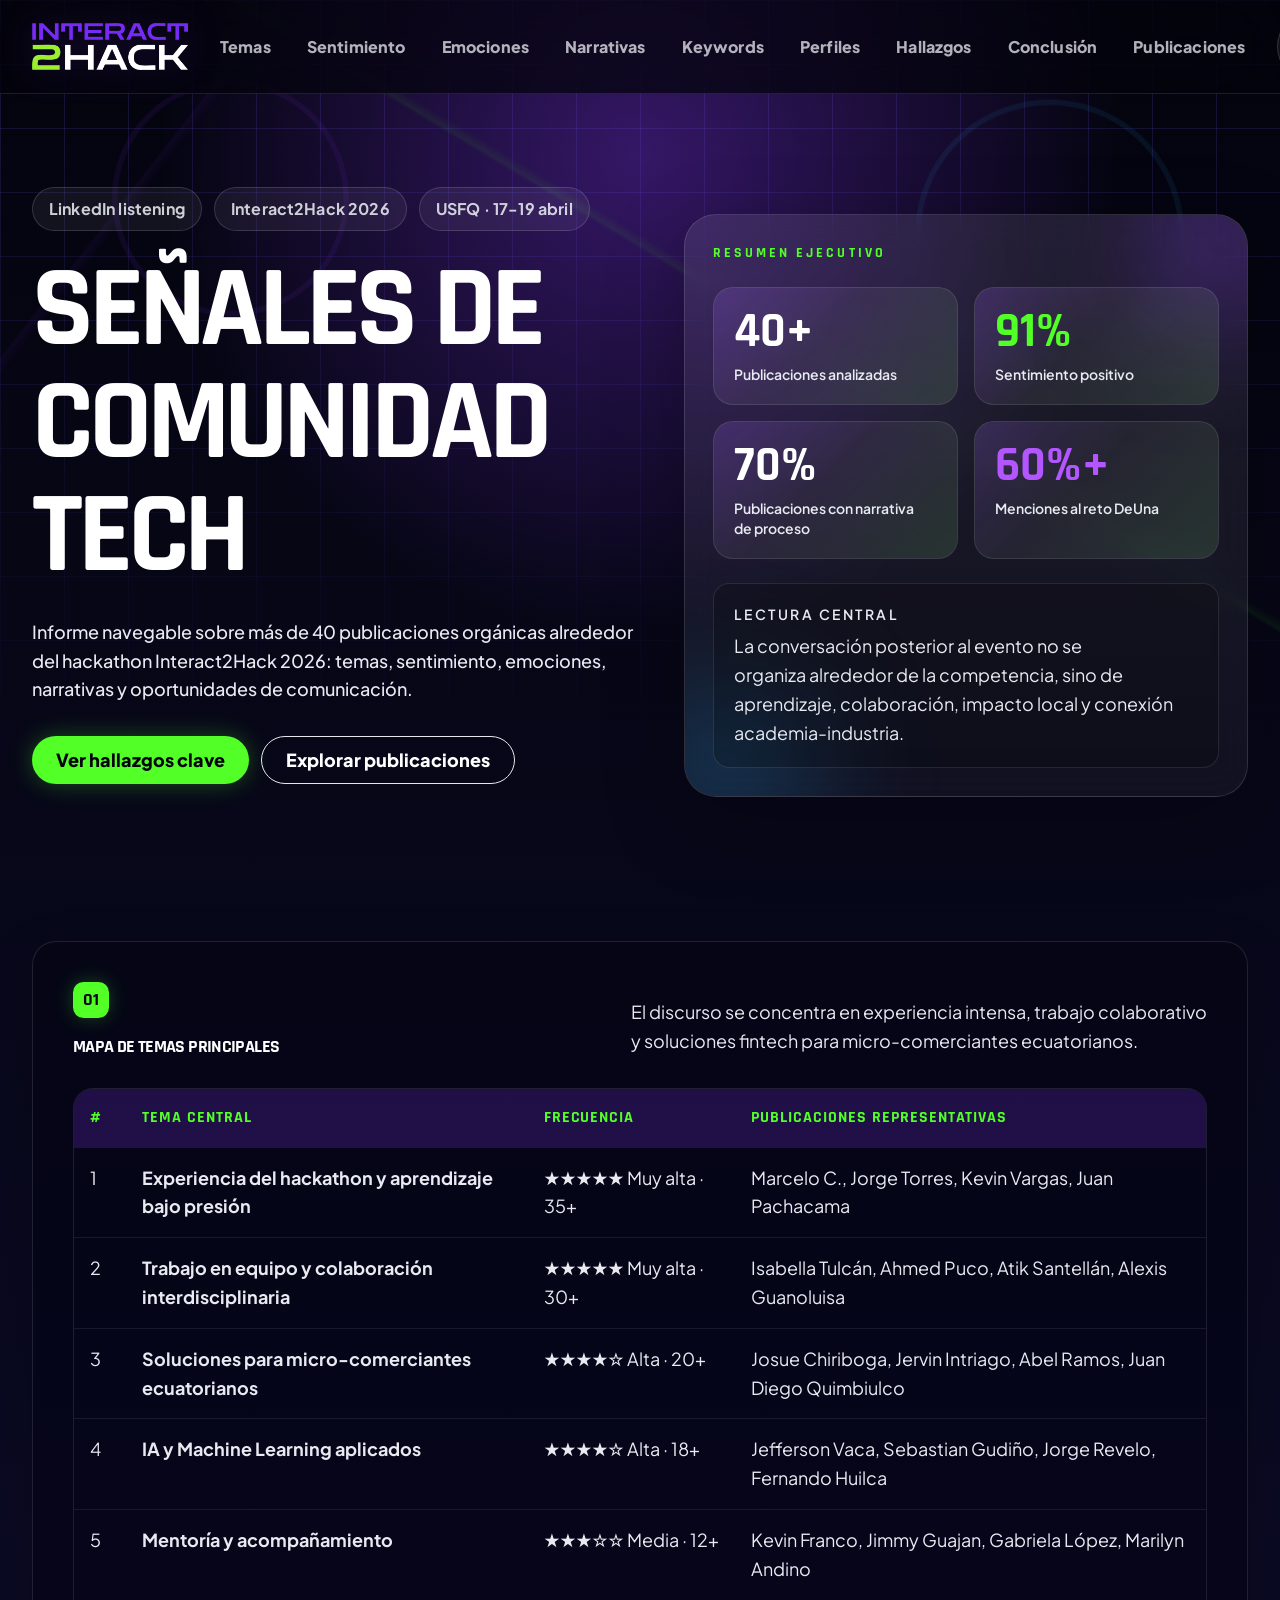
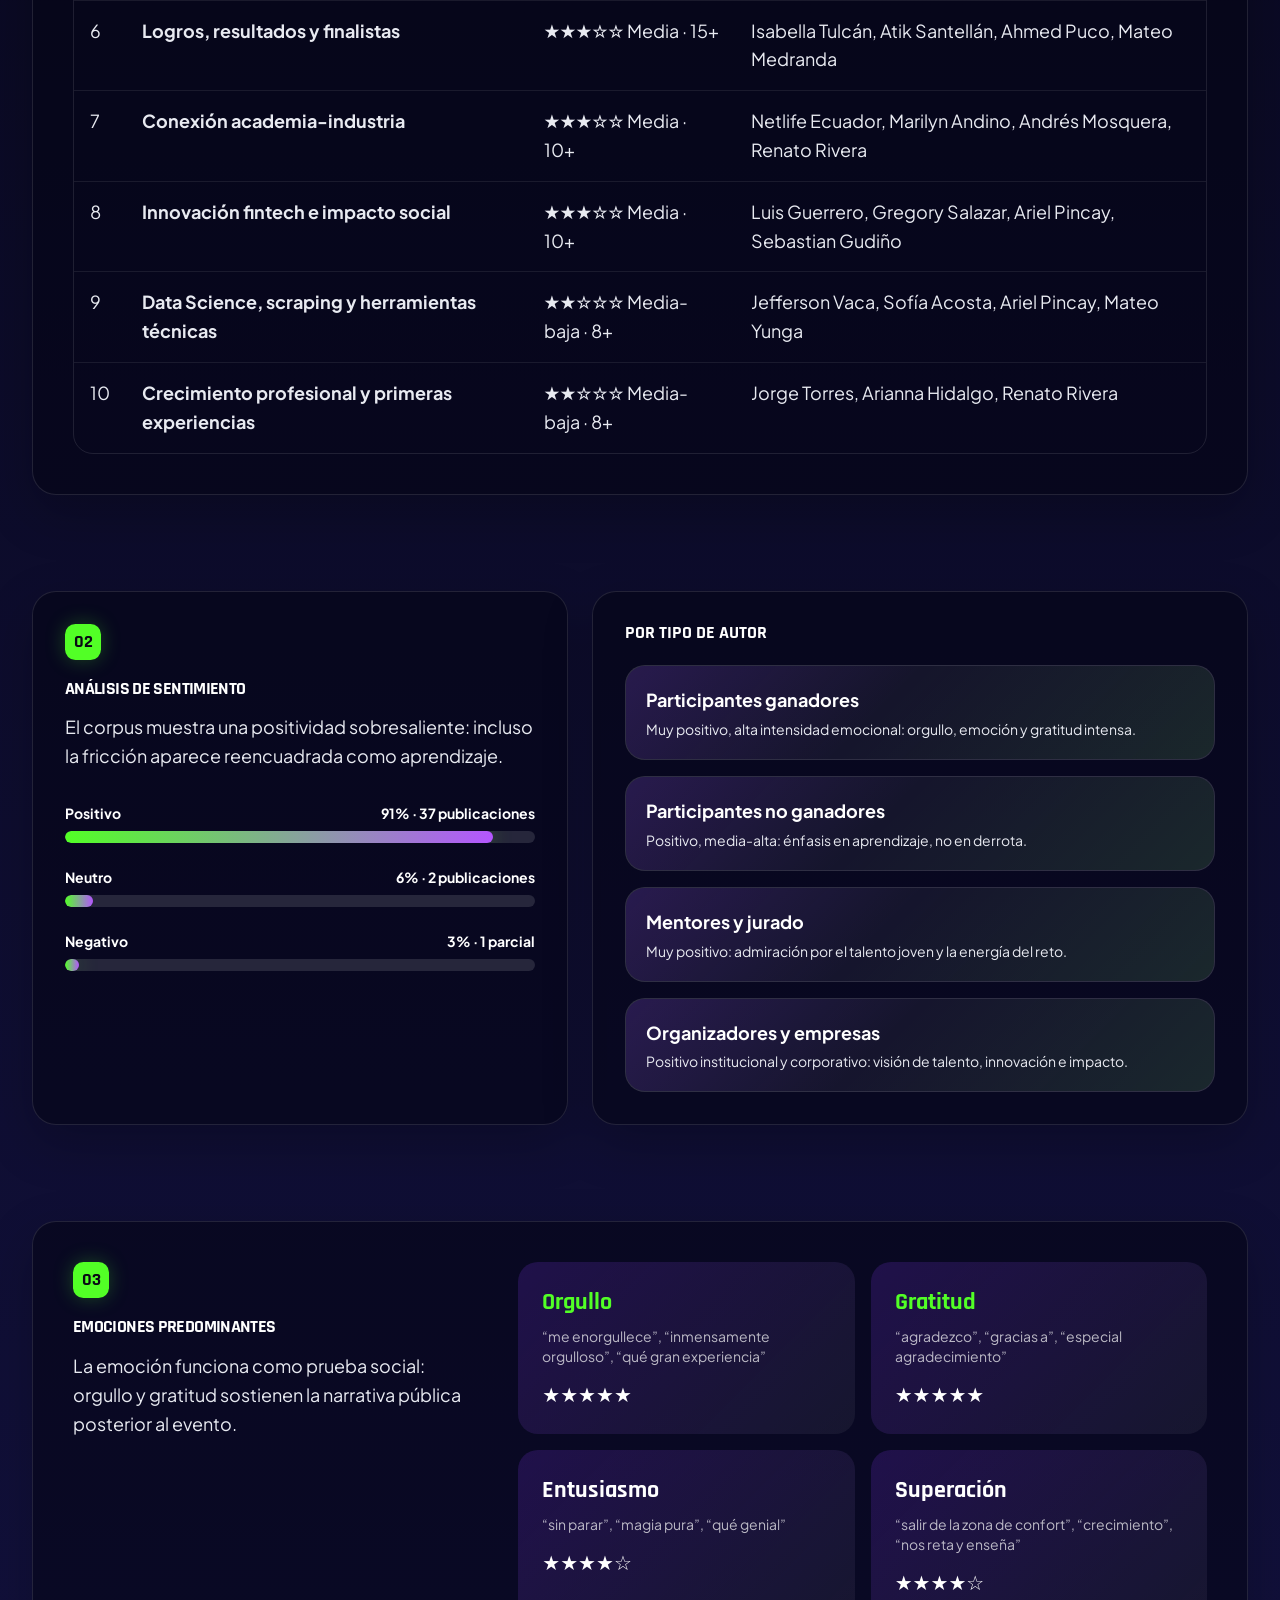
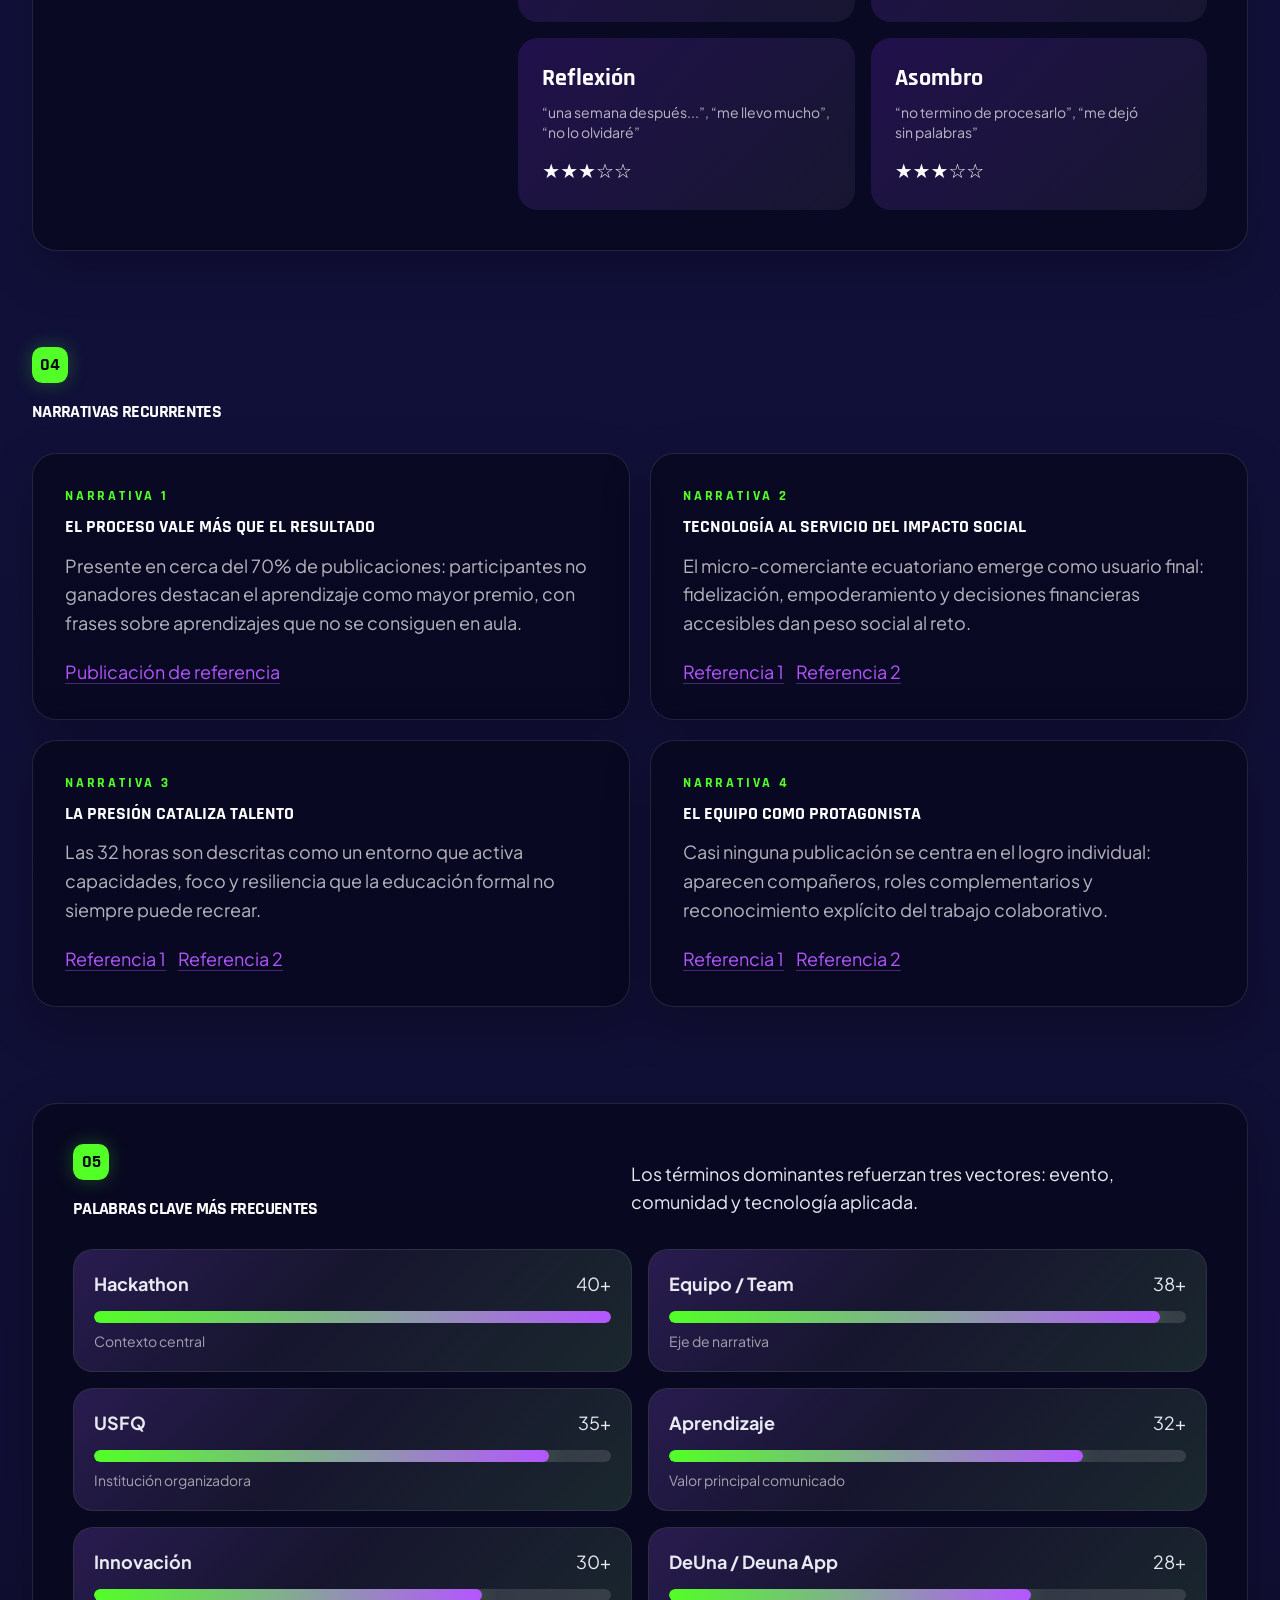
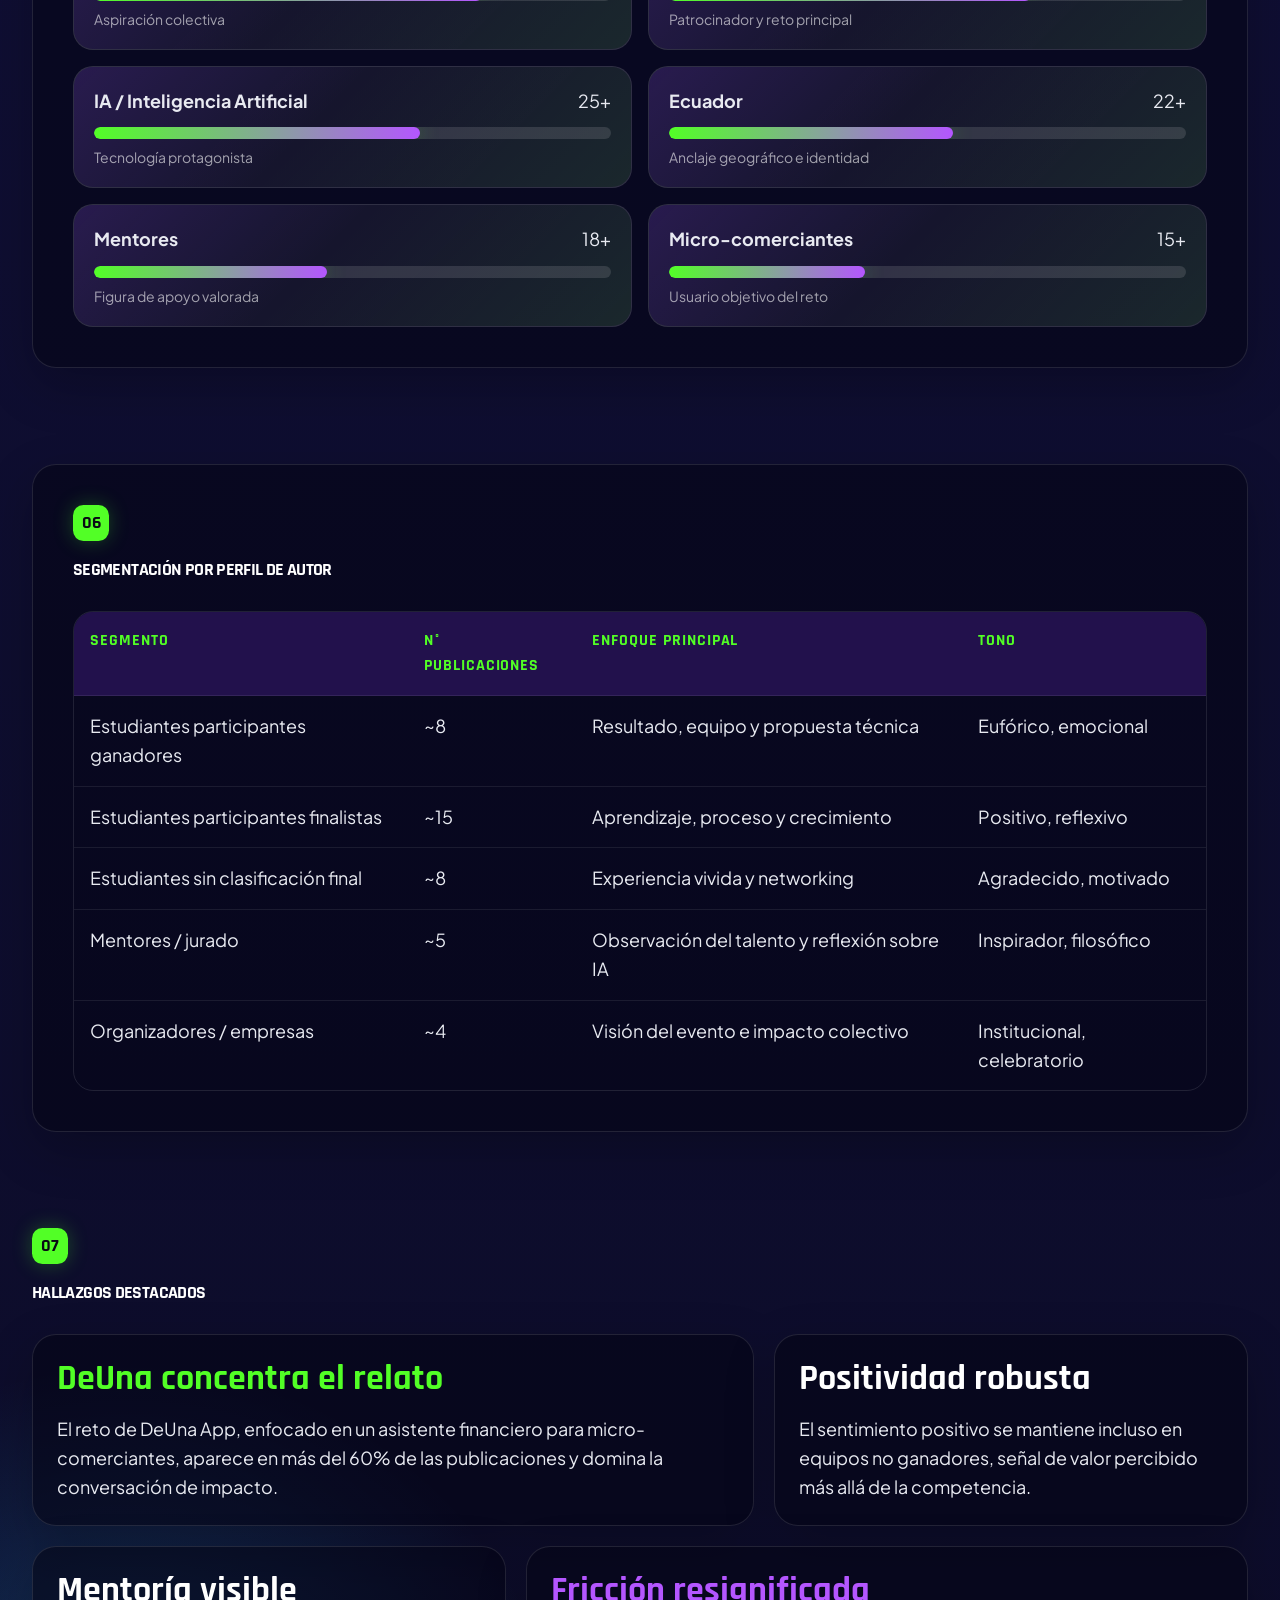
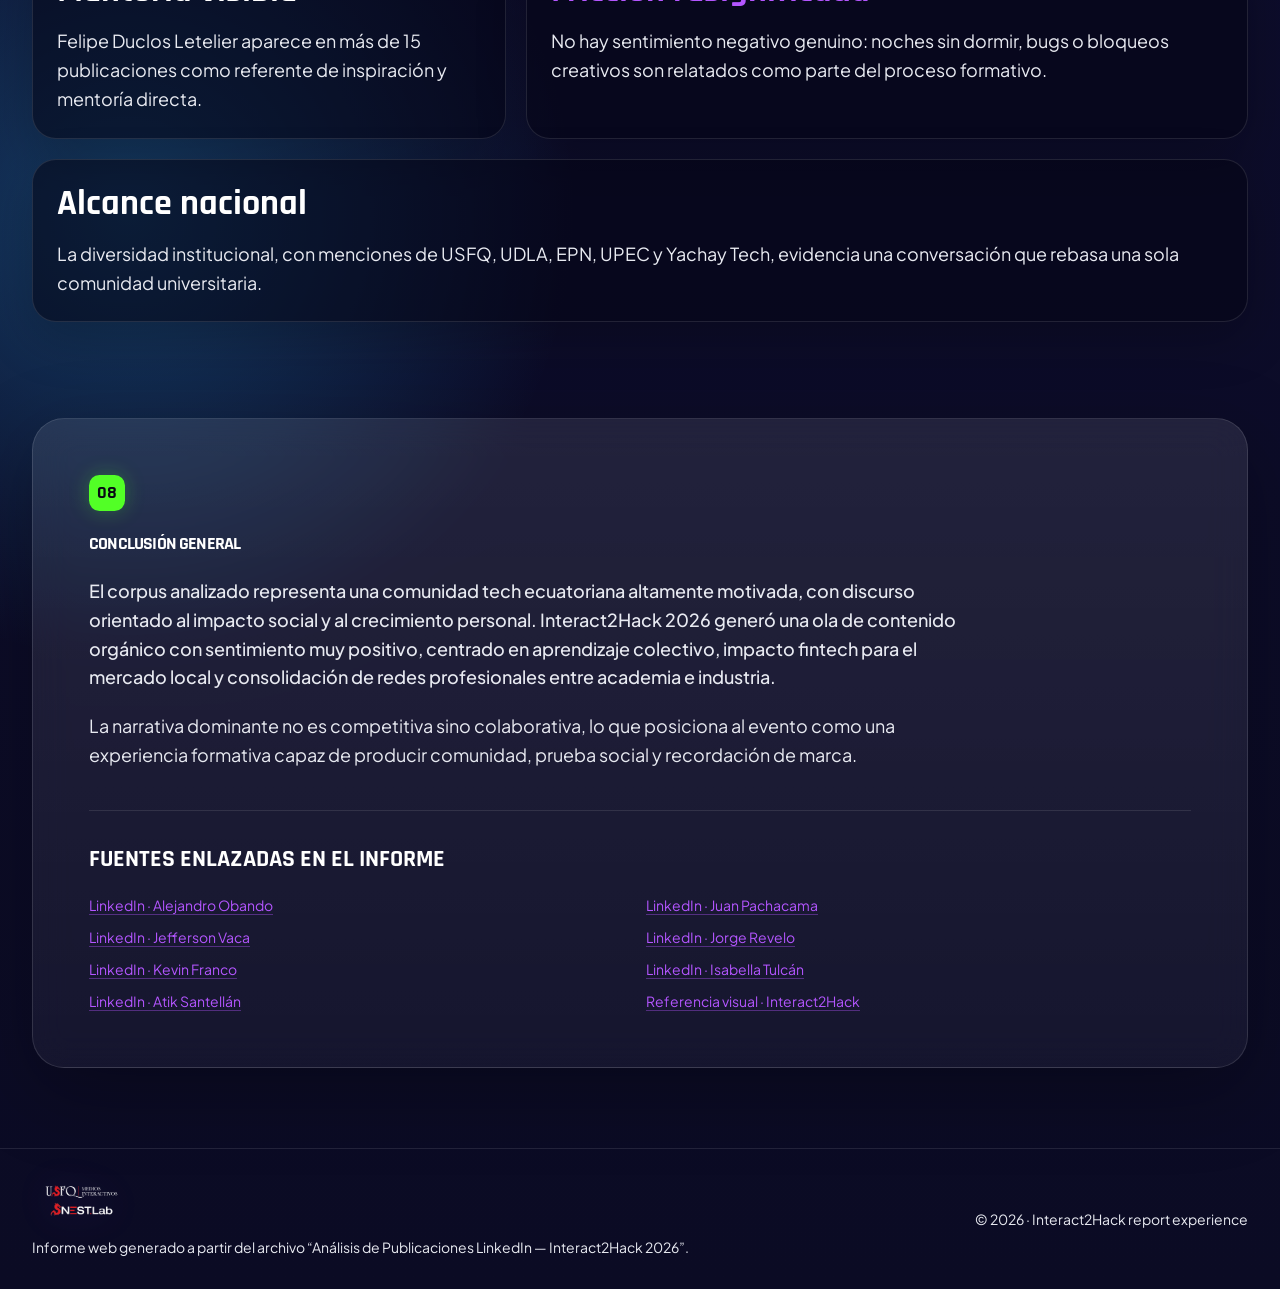
<file: index.html>
<!doctype html>
<html lang="es">
  <head>
    <meta charset="UTF-8" />
    <meta name="viewport" content="width=device-width, initial-scale=1.0" />
    <meta
      name="description"
      content="Informe web responsive del análisis de publicaciones LinkedIn sobre Interact2Hack 2026."
    />
    <title>Análisis LinkedIn — Interact2Hack 2026</title>
    <link rel="preconnect" href="https://fonts.googleapis.com" />
    <link rel="preconnect" href="https://fonts.gstatic.com" crossorigin />
    <link
      href="https://fonts.googleapis.com/css2?family=Plus+Jakarta+Sans:wght@400;500;600;700;800&family=Rajdhani:wght@500;600;700&display=swap"
      rel="stylesheet"
    />
    <link rel="stylesheet" href="./styles.css" />
  </head>
  <body>
    <a
      href="#contenido"
      class="sr-only focus:not-sr-only focus:fixed focus:left-4 focus:top-4 focus:z-[80] focus:rounded-full focus:bg-i2h-lime focus:px-4 focus:py-3 focus:font-bold focus:text-i2h-void"
      >Saltar al contenido</a
    >

    <div class="site-bg min-h-screen overflow-hidden">
      <div class="grid-overlay pointer-events-none fixed inset-0 z-0"></div>
      <div class="scribble-overlay pointer-events-none fixed inset-0 z-0 opacity-80"></div>

      <header class="sticky top-0 z-50 border-b border-white/10 bg-i2h-void/70 backdrop-blur-2xl">
        <div class="mx-auto flex max-w-7xl items-center justify-between gap-4 px-4 py-3 sm:px-6 lg:px-8">
          <a href="#inicio" class="flex min-h-11 shrink-0 items-center gap-3" aria-label="Ir al inicio del informe">
            <img
              class="header-brand block h-auto w-[8.75rem] max-w-[52vw] shrink-0 object-contain sm:w-[10rem] lg:w-[11rem] xl:w-[9.75rem] 2xl:w-[11rem]"
              src="./assets/header-logo.png"
              width="1200"
              height="364"
              alt="Interact2Hack"
              decoding="async"
            />
          </a>

          <nav class="hidden items-center gap-1 xl:flex" aria-label="Secciones principales">
            <a class="nav-link" data-nav-link href="#temas">Temas</a>
            <a class="nav-link" data-nav-link href="#sentimiento">Sentimiento</a>
            <a class="nav-link" data-nav-link href="#emociones">Emociones</a>
            <a class="nav-link" data-nav-link href="#narrativas">Narrativas</a>
            <a class="nav-link" data-nav-link href="#keywords">Keywords</a>
            <a class="nav-link" data-nav-link href="#perfiles">Perfiles</a>
            <a class="nav-link" data-nav-link href="#hallazgos">Hallazgos</a>
            <a class="nav-link" data-nav-link href="#conclusion">Conclusión</a>
            <a class="nav-link" data-nav-link href="./posts.html">Publicaciones</a>
          </nav>

          <div class="flex items-center gap-2">
            <button
              class="chip min-w-11 justify-center"
              type="button"
              data-theme-toggle
              aria-label="Cambiar tema"
            ></button>
            <button
              class="chip min-w-11 justify-center xl:hidden"
              type="button"
              data-menu-toggle
              aria-controls="mobile-menu"
              aria-expanded="false"
            >
              <span class="sr-only">Abrir menú</span>
              <span aria-hidden="true">☰</span>
            </button>
          </div>
        </div>

        <nav id="mobile-menu" data-mobile-menu class="hidden border-t border-white/10 px-4 py-3 xl:hidden" aria-label="Menú móvil">
          <div class="mx-auto grid max-w-7xl grid-cols-2 gap-2 sm:grid-cols-4">
            <a class="nav-link" data-nav-link href="#temas">Temas</a>
            <a class="nav-link" data-nav-link href="#sentimiento">Sentimiento</a>
            <a class="nav-link" data-nav-link href="#emociones">Emociones</a>
            <a class="nav-link" data-nav-link href="#narrativas">Narrativas</a>
            <a class="nav-link" data-nav-link href="#keywords">Keywords</a>
            <a class="nav-link" data-nav-link href="#perfiles">Perfiles</a>
            <a class="nav-link" data-nav-link href="#hallazgos">Hallazgos</a>
            <a class="nav-link" data-nav-link href="#conclusion">Conclusión</a>
            <a class="nav-link" data-nav-link href="./posts.html">Publicaciones</a>
          </div>
        </nav>
      </header>

      <main id="contenido" class="relative z-10">
        <section id="inicio" class="mx-auto grid max-w-7xl gap-10 px-4 pb-16 pt-12 sm:px-6 lg:grid-cols-[1.04fr_.96fr] lg:px-8 lg:pb-24 lg:pt-20">
          <div class="flex flex-col justify-center">
            <div class="mb-6 flex flex-wrap gap-3">
              <span class="chip">LinkedIn listening</span>
              <span class="chip">Interact2Hack 2026</span>
              <span class="chip">USFQ · 17-19 abril</span>
            </div>
            <h1 class="font-display text-[clamp(3rem,9vw,7.75rem)] font-bold uppercase tracking-[-.045em] text-white">
              Señales de comunidad tech
            </h1>
            <p class="mt-6 max-w-2xl text-[var(--text-lg)] font-medium text-white/76">
              Informe navegable sobre más de 40 publicaciones orgánicas alrededor del hackathon Interact2Hack 2026: temas, sentimiento, emociones, narrativas y oportunidades de comunicación.
            </p>
            <div class="mt-8 flex flex-col gap-3 sm:flex-row">
              <a href="#hallazgos" class="inline-flex min-h-12 items-center justify-center rounded-full bg-i2h-lime px-6 font-extrabold text-i2h-void shadow-lime hover:-translate-y-0.5 hover:bg-white">
                Ver hallazgos clave
              </a>
              <a href="./posts.html" class="inline-flex min-h-12 items-center justify-center rounded-full border border-white/14 bg-white/8 px-6 font-extrabold text-white hover:-translate-y-0.5 hover:bg-white/14">
                Explorar publicaciones
              </a>
            </div>
          </div>

          <aside class="glass relative overflow-hidden rounded-[2rem] p-5 sm:p-7 lg:mt-10" aria-label="Resumen del corpus">
            <div class="absolute -right-16 -top-16 h-44 w-44 rounded-full bg-i2h-violet/35 blur-3xl"></div>
            <div class="absolute -bottom-16 -left-12 h-44 w-44 rounded-full bg-i2h-cyan/25 blur-3xl"></div>
            <div class="relative">
              <p class="font-display text-sm font-bold uppercase tracking-[.22em] text-i2h-lime">Resumen ejecutivo</p>
              <div class="mt-6 grid gap-4 sm:grid-cols-2">
                <article class="metric-card">
                  <p class="relative font-display text-5xl font-bold text-white">40+</p>
                  <p class="relative mt-2 text-sm font-semibold text-white/68">Publicaciones analizadas</p>
                </article>
                <article class="metric-card">
                  <p class="relative font-display text-5xl font-bold text-i2h-lime">91%</p>
                  <p class="relative mt-2 text-sm font-semibold text-white/68">Sentimiento positivo</p>
                </article>
                <article class="metric-card">
                  <p class="relative font-display text-5xl font-bold text-white">70%</p>
                  <p class="relative mt-2 text-sm font-semibold text-white/68">Publicaciones con narrativa de proceso</p>
                </article>
                <article class="metric-card">
                  <p class="relative font-display text-5xl font-bold text-i2h-violet2">60%+</p>
                  <p class="relative mt-2 text-sm font-semibold text-white/68">Menciones al reto DeUna</p>
                </article>
              </div>
              <div class="mt-6 rounded-2xl border border-white/10 bg-black/20 p-5">
                <p class="text-sm font-semibold uppercase tracking-[.18em] text-white/52">Lectura central</p>
                <p class="mt-2 text-white/82">
                  La conversación posterior al evento no se organiza alrededor de la competencia, sino de aprendizaje, colaboración, impacto local y conexión academia-industria.
                </p>
              </div>
            </div>
          </aside>
        </section>

        <section id="temas" class="mx-auto max-w-7xl px-4 py-12 sm:px-6 lg:px-8">
          <div class="section-card p-5 sm:p-8 lg:p-10">
            <div class="mb-8 flex flex-col justify-between gap-5 lg:flex-row lg:items-end">
              <div>
                <span class="marker">01</span>
                <h2 class="mt-5 font-display text-[var(--text-2xl)] font-bold uppercase tracking-[-.035em] text-white">Mapa de temas principales</h2>
              </div>
              <p class="max-w-xl text-white/68">
                El discurso se concentra en experiencia intensa, trabajo colaborativo y soluciones fintech para micro-comerciantes ecuatorianos.
              </p>
            </div>

            <div class="table-wrap">
              <table class="report-table">
                <thead>
                  <tr>
                    <th>#</th>
                    <th>Tema central</th>
                    <th>Frecuencia</th>
                    <th>Publicaciones representativas</th>
                  </tr>
                </thead>
                <tbody class="text-white/78">
                  <tr><td>1</td><td><strong>Experiencia del hackathon y aprendizaje bajo presión</strong></td><td>★★★★★ Muy alta · 35+</td><td>Marcelo C., Jorge Torres, Kevin Vargas, Juan Pachacama</td></tr>
                  <tr><td>2</td><td><strong>Trabajo en equipo y colaboración interdisciplinaria</strong></td><td>★★★★★ Muy alta · 30+</td><td>Isabella Tulcán, Ahmed Puco, Atik Santellán, Alexis Guanoluisa</td></tr>
                  <tr><td>3</td><td><strong>Soluciones para micro-comerciantes ecuatorianos</strong></td><td>★★★★☆ Alta · 20+</td><td>Josue Chiriboga, Jervin Intriago, Abel Ramos, Juan Diego Quimbiulco</td></tr>
                  <tr><td>4</td><td><strong>IA y Machine Learning aplicados</strong></td><td>★★★★☆ Alta · 18+</td><td>Jefferson Vaca, Sebastian Gudiño, Jorge Revelo, Fernando Huilca</td></tr>
                  <tr><td>5</td><td><strong>Mentoría y acompañamiento</strong></td><td>★★★☆☆ Media · 12+</td><td>Kevin Franco, Jimmy Guajan, Gabriela López, Marilyn Andino</td></tr>
                  <tr><td>6</td><td><strong>Logros, resultados y finalistas</strong></td><td>★★★☆☆ Media · 15+</td><td>Isabella Tulcán, Atik Santellán, Ahmed Puco, Mateo Medranda</td></tr>
                  <tr><td>7</td><td><strong>Conexión academia-industria</strong></td><td>★★★☆☆ Media · 10+</td><td>Netlife Ecuador, Marilyn Andino, Andrés Mosquera, Renato Rivera</td></tr>
                  <tr><td>8</td><td><strong>Innovación fintech e impacto social</strong></td><td>★★★☆☆ Media · 10+</td><td>Luis Guerrero, Gregory Salazar, Ariel Pincay, Sebastian Gudiño</td></tr>
                  <tr><td>9</td><td><strong>Data Science, scraping y herramientas técnicas</strong></td><td>★★☆☆☆ Media-baja · 8+</td><td>Jefferson Vaca, Sofía Acosta, Ariel Pincay, Mateo Yunga</td></tr>
                  <tr><td>10</td><td><strong>Crecimiento profesional y primeras experiencias</strong></td><td>★★☆☆☆ Media-baja · 8+</td><td>Jorge Torres, Arianna Hidalgo, Renato Rivera</td></tr>
                </tbody>
              </table>
            </div>
          </div>
        </section>

        <section id="sentimiento" class="mx-auto grid max-w-7xl gap-6 px-4 py-12 sm:px-6 lg:grid-cols-[.9fr_1.1fr] lg:px-8">
          <article class="section-card p-5 sm:p-8">
            <span class="marker">02</span>
            <h2 class="mt-5 font-display text-[var(--text-2xl)] font-bold uppercase tracking-[-.035em] text-white">Análisis de sentimiento</h2>
            <p class="mt-4 text-white/68">
              El corpus muestra una positividad sobresaliente: incluso la fricción aparece reencuadrada como aprendizaje.
            </p>
            <div class="mt-8 space-y-6">
              <div>
                <div class="mb-2 flex justify-between gap-4 text-sm font-bold text-white"><span>Positivo</span><span>91% · 37 publicaciones</span></div>
                <div class="progress-track"><div class="progress-fill" data-progress="91"></div></div>
              </div>
              <div>
                <div class="mb-2 flex justify-between gap-4 text-sm font-bold text-white"><span>Neutro</span><span>6% · 2 publicaciones</span></div>
                <div class="progress-track"><div class="progress-fill !bg-white/50 !shadow-none" data-progress="6"></div></div>
              </div>
              <div>
                <div class="mb-2 flex justify-between gap-4 text-sm font-bold text-white"><span>Negativo</span><span>3% · 1 parcial</span></div>
                <div class="progress-track"><div class="progress-fill !bg-i2h-violet2" data-progress="3"></div></div>
              </div>
            </div>
          </article>

          <article class="section-card p-5 sm:p-8">
            <h3 class="font-display text-[var(--text-xl)] font-bold uppercase text-white">Por tipo de autor</h3>
            <div class="mt-6 grid gap-4">
              <div class="metric-card"><p class="relative font-bold text-white">Participantes ganadores</p><p class="relative mt-1 text-sm text-white/66">Muy positivo, alta intensidad emocional: orgullo, emoción y gratitud intensa.</p></div>
              <div class="metric-card"><p class="relative font-bold text-white">Participantes no ganadores</p><p class="relative mt-1 text-sm text-white/66">Positivo, media-alta: énfasis en aprendizaje, no en derrota.</p></div>
              <div class="metric-card"><p class="relative font-bold text-white">Mentores y jurado</p><p class="relative mt-1 text-sm text-white/66">Muy positivo: admiración por el talento joven y la energía del reto.</p></div>
              <div class="metric-card"><p class="relative font-bold text-white">Organizadores y empresas</p><p class="relative mt-1 text-sm text-white/66">Positivo institucional y corporativo: visión de talento, innovación e impacto.</p></div>
            </div>
          </article>
        </section>

        <section id="emociones" class="mx-auto max-w-7xl px-4 py-12 sm:px-6 lg:px-8">
          <div class="section-card p-5 sm:p-8 lg:p-10">
            <div class="grid gap-8 lg:grid-cols-[.75fr_1.25fr]">
              <div>
                <span class="marker">03</span>
                <h2 class="mt-5 font-display text-[var(--text-2xl)] font-bold uppercase tracking-[-.035em] text-white">Emociones predominantes</h2>
                <p class="mt-4 text-white/68">
                  La emoción funciona como prueba social: orgullo y gratitud sostienen la narrativa pública posterior al evento.
                </p>
              </div>
              <div class="grid gap-4 sm:grid-cols-2">
                <article class="quote-card"><h3 class="font-display text-2xl font-bold text-i2h-lime">Orgullo</h3><p class="mt-2 text-sm text-white/70">“me enorgullece”, “inmensamente orgulloso”, “qué gran experiencia”</p><p class="mt-4 font-display text-xl text-white">★★★★★</p></article>
                <article class="quote-card"><h3 class="font-display text-2xl font-bold text-i2h-lime">Gratitud</h3><p class="mt-2 text-sm text-white/70">“agradezco”, “gracias a”, “especial agradecimiento”</p><p class="mt-4 font-display text-xl text-white">★★★★★</p></article>
                <article class="quote-card"><h3 class="font-display text-2xl font-bold text-white">Entusiasmo</h3><p class="mt-2 text-sm text-white/70">“sin parar”, “magia pura”, “qué genial”</p><p class="mt-4 font-display text-xl text-white">★★★★☆</p></article>
                <article class="quote-card"><h3 class="font-display text-2xl font-bold text-white">Superación</h3><p class="mt-2 text-sm text-white/70">“salir de la zona de confort”, “crecimiento”, “nos reta y enseña”</p><p class="mt-4 font-display text-xl text-white">★★★★☆</p></article>
                <article class="quote-card"><h3 class="font-display text-2xl font-bold text-white">Reflexión</h3><p class="mt-2 text-sm text-white/70">“una semana después...”, “me llevo mucho”, “no lo olvidaré”</p><p class="mt-4 font-display text-xl text-white">★★★☆☆</p></article>
                <article class="quote-card"><h3 class="font-display text-2xl font-bold text-white">Asombro</h3><p class="mt-2 text-sm text-white/70">“no termino de procesarlo”, “me dejó sin palabras”</p><p class="mt-4 font-display text-xl text-white">★★★☆☆</p></article>
              </div>
            </div>
          </div>
        </section>

        <section id="narrativas" class="mx-auto max-w-7xl px-4 py-12 sm:px-6 lg:px-8">
          <div class="mb-8">
            <span class="marker">04</span>
            <h2 class="mt-5 font-display text-[var(--text-2xl)] font-bold uppercase tracking-[-.035em] text-white">Narrativas recurrentes</h2>
          </div>
          <div class="grid gap-5 lg:grid-cols-2">
            <article class="section-card p-6 sm:p-8">
              <p class="font-display text-sm font-bold uppercase tracking-[.2em] text-i2h-lime">Narrativa 1</p>
              <h3 class="mt-3 font-display text-[var(--text-xl)] font-bold uppercase text-white">El proceso vale más que el resultado</h3>
              <p class="mt-4 text-white/70">
                Presente en cerca del 70% de publicaciones: participantes no ganadores destacan el aprendizaje como mayor premio, con frases sobre aprendizajes que no se consiguen en aula.
              </p>
              <a class="source-link mt-5 inline-flex" href="https://www.linkedin.com/posts/alejandro-obando-1b0ab226a_interact2hack-hackathon-desarrollodesoftware-ugcPost-7453070480997130240-tMJw/" target="_blank" rel="noreferrer">Publicación de referencia</a>
            </article>
            <article class="section-card p-6 sm:p-8">
              <p class="font-display text-sm font-bold uppercase tracking-[.2em] text-i2h-lime">Narrativa 2</p>
              <h3 class="mt-3 font-display text-[var(--text-xl)] font-bold uppercase text-white">Tecnología al servicio del impacto social</h3>
              <p class="mt-4 text-white/70">
                El micro-comerciante ecuatoriano emerge como usuario final: fidelización, empoderamiento y decisiones financieras accesibles dan peso social al reto.
              </p>
              <div class="mt-5 flex flex-wrap gap-3">
                <a class="source-link" href="https://www.linkedin.com/posts/juan-pachacama-429a362b5_interact2hack-hackathon-interact2hack-ugcPost-7452014070402191360-MAcE/" target="_blank" rel="noreferrer">Referencia 1</a>
                <a class="source-link" href="https://www.linkedin.com/posts/jefferson-vaca_ia-scraping-datascience-share-7452438003580559360-g-hA/" target="_blank" rel="noreferrer">Referencia 2</a>
              </div>
            </article>
            <article class="section-card p-6 sm:p-8">
              <p class="font-display text-sm font-bold uppercase tracking-[.2em] text-i2h-lime">Narrativa 3</p>
              <h3 class="mt-3 font-display text-[var(--text-xl)] font-bold uppercase text-white">La presión cataliza talento</h3>
              <p class="mt-4 text-white/70">
                Las 32 horas son descritas como un entorno que activa capacidades, foco y resiliencia que la educación formal no siempre puede recrear.
              </p>
              <div class="mt-5 flex flex-wrap gap-3">
                <a class="source-link" href="https://www.linkedin.com/posts/jorge-revelo_interact2hack-hackathon-tech-ugcPost-7453471014430236672-wXKT/" target="_blank" rel="noreferrer">Referencia 1</a>
                <a class="source-link" href="https://www.linkedin.com/posts/kevinpaulfranco_i2h-hackathon-innovaciaejn-ugcPost-7451984857762697216-jh_E/" target="_blank" rel="noreferrer">Referencia 2</a>
              </div>
            </article>
            <article class="section-card p-6 sm:p-8">
              <p class="font-display text-sm font-bold uppercase tracking-[.2em] text-i2h-lime">Narrativa 4</p>
              <h3 class="mt-3 font-display text-[var(--text-xl)] font-bold uppercase text-white">El equipo como protagonista</h3>
              <p class="mt-4 text-white/70">
                Casi ninguna publicación se centra en el logro individual: aparecen compañeros, roles complementarios y reconocimiento explícito del trabajo colaborativo.
              </p>
              <div class="mt-5 flex flex-wrap gap-3">
                <a class="source-link" href="https://www.linkedin.com/posts/isabella-mía-tulcán-6b521b2a1_hackathon-innovaciaejn-tecnologaeda-ugcPost-7452189111756533760-Ge0d/" target="_blank" rel="noreferrer">Referencia 1</a>
                <a class="source-link" href="https://www.linkedin.com/posts/atik-santellán-78a181317_una-semana-despu%C3%A9s-del-interact2hack-2026-ugcPost-7453972409960890368-0sgM/" target="_blank" rel="noreferrer">Referencia 2</a>
              </div>
            </article>
          </div>
        </section>

        <section id="keywords" class="mx-auto max-w-7xl px-4 py-12 sm:px-6 lg:px-8">
          <div class="section-card p-5 sm:p-8 lg:p-10">
            <div class="mb-8 flex flex-col gap-5 lg:flex-row lg:items-end lg:justify-between">
              <div>
                <span class="marker">05</span>
                <h2 class="mt-5 font-display text-[var(--text-2xl)] font-bold uppercase tracking-[-.035em] text-white">Palabras clave más frecuentes</h2>
              </div>
              <p class="max-w-xl text-white/68">Los términos dominantes refuerzan tres vectores: evento, comunidad y tecnología aplicada.</p>
            </div>
            <div class="grid gap-4 lg:grid-cols-2">
              <div class="metric-card"><div class="relative flex items-center justify-between gap-4"><strong>Hackathon</strong><span>40+</span></div><div class="relative mt-3 progress-track"><div class="progress-fill" data-progress="100"></div></div><p class="relative mt-2 text-sm text-white/60">Contexto central</p></div>
              <div class="metric-card"><div class="relative flex items-center justify-between gap-4"><strong>Equipo / Team</strong><span>38+</span></div><div class="relative mt-3 progress-track"><div class="progress-fill" data-progress="95"></div></div><p class="relative mt-2 text-sm text-white/60">Eje de narrativa</p></div>
              <div class="metric-card"><div class="relative flex items-center justify-between gap-4"><strong>USFQ</strong><span>35+</span></div><div class="relative mt-3 progress-track"><div class="progress-fill" data-progress="88"></div></div><p class="relative mt-2 text-sm text-white/60">Institución organizadora</p></div>
              <div class="metric-card"><div class="relative flex items-center justify-between gap-4"><strong>Aprendizaje</strong><span>32+</span></div><div class="relative mt-3 progress-track"><div class="progress-fill" data-progress="80"></div></div><p class="relative mt-2 text-sm text-white/60">Valor principal comunicado</p></div>
              <div class="metric-card"><div class="relative flex items-center justify-between gap-4"><strong>Innovación</strong><span>30+</span></div><div class="relative mt-3 progress-track"><div class="progress-fill" data-progress="75"></div></div><p class="relative mt-2 text-sm text-white/60">Aspiración colectiva</p></div>
              <div class="metric-card"><div class="relative flex items-center justify-between gap-4"><strong>DeUna / Deuna App</strong><span>28+</span></div><div class="relative mt-3 progress-track"><div class="progress-fill" data-progress="70"></div></div><p class="relative mt-2 text-sm text-white/60">Patrocinador y reto principal</p></div>
              <div class="metric-card"><div class="relative flex items-center justify-between gap-4"><strong>IA / Inteligencia Artificial</strong><span>25+</span></div><div class="relative mt-3 progress-track"><div class="progress-fill" data-progress="63"></div></div><p class="relative mt-2 text-sm text-white/60">Tecnología protagonista</p></div>
              <div class="metric-card"><div class="relative flex items-center justify-between gap-4"><strong>Ecuador</strong><span>22+</span></div><div class="relative mt-3 progress-track"><div class="progress-fill" data-progress="55"></div></div><p class="relative mt-2 text-sm text-white/60">Anclaje geográfico e identidad</p></div>
              <div class="metric-card"><div class="relative flex items-center justify-between gap-4"><strong>Mentores</strong><span>18+</span></div><div class="relative mt-3 progress-track"><div class="progress-fill" data-progress="45"></div></div><p class="relative mt-2 text-sm text-white/60">Figura de apoyo valorada</p></div>
              <div class="metric-card"><div class="relative flex items-center justify-between gap-4"><strong>Micro-comerciantes</strong><span>15+</span></div><div class="relative mt-3 progress-track"><div class="progress-fill" data-progress="38"></div></div><p class="relative mt-2 text-sm text-white/60">Usuario objetivo del reto</p></div>
            </div>
          </div>
        </section>

        <section id="perfiles" class="mx-auto max-w-7xl px-4 py-12 sm:px-6 lg:px-8">
          <div class="section-card p-5 sm:p-8 lg:p-10">
            <span class="marker">06</span>
            <h2 class="mt-5 font-display text-[var(--text-2xl)] font-bold uppercase tracking-[-.035em] text-white">Segmentación por perfil de autor</h2>
            <div class="mt-8 table-wrap">
              <table class="report-table">
                <thead>
                  <tr><th>Segmento</th><th>N° publicaciones</th><th>Enfoque principal</th><th>Tono</th></tr>
                </thead>
                <tbody class="text-white/78">
                  <tr><td>Estudiantes participantes ganadores</td><td>~8</td><td>Resultado, equipo y propuesta técnica</td><td>Eufórico, emocional</td></tr>
                  <tr><td>Estudiantes participantes finalistas</td><td>~15</td><td>Aprendizaje, proceso y crecimiento</td><td>Positivo, reflexivo</td></tr>
                  <tr><td>Estudiantes sin clasificación final</td><td>~8</td><td>Experiencia vivida y networking</td><td>Agradecido, motivado</td></tr>
                  <tr><td>Mentores / jurado</td><td>~5</td><td>Observación del talento y reflexión sobre IA</td><td>Inspirador, filosófico</td></tr>
                  <tr><td>Organizadores / empresas</td><td>~4</td><td>Visión del evento e impacto colectivo</td><td>Institucional, celebratorio</td></tr>
                </tbody>
              </table>
            </div>
          </div>
        </section>

        <section id="hallazgos" class="mx-auto max-w-7xl px-4 py-12 sm:px-6 lg:px-8">
          <div class="mb-8">
            <span class="marker">07</span>
            <h2 class="mt-5 font-display text-[var(--text-2xl)] font-bold uppercase tracking-[-.035em] text-white">Hallazgos destacados</h2>
          </div>
          <div class="grid gap-5 lg:grid-cols-5">
            <article class="section-card p-6 lg:col-span-3">
              <p class="font-display text-4xl font-bold text-i2h-lime">DeUna concentra el relato</p>
              <p class="mt-4 text-white/72">
                El reto de DeUna App, enfocado en un asistente financiero para micro-comerciantes, aparece en más del 60% de las publicaciones y domina la conversación de impacto.
              </p>
            </article>
            <article class="section-card p-6 lg:col-span-2">
              <p class="font-display text-4xl font-bold text-white">Positividad robusta</p>
              <p class="mt-4 text-white/72">
                El sentimiento positivo se mantiene incluso en equipos no ganadores, señal de valor percibido más allá de la competencia.
              </p>
            </article>
            <article class="section-card p-6 lg:col-span-2">
              <p class="font-display text-4xl font-bold text-white">Mentoría visible</p>
              <p class="mt-4 text-white/72">
                Felipe Duclos Letelier aparece en más de 15 publicaciones como referente de inspiración y mentoría directa.
              </p>
            </article>
            <article class="section-card p-6 lg:col-span-3">
              <p class="font-display text-4xl font-bold text-i2h-violet2">Fricción resignificada</p>
              <p class="mt-4 text-white/72">
                No hay sentimiento negativo genuino: noches sin dormir, bugs o bloqueos creativos son relatados como parte del proceso formativo.
              </p>
            </article>
            <article class="section-card p-6 lg:col-span-5">
              <p class="font-display text-4xl font-bold text-white">Alcance nacional</p>
              <p class="mt-4 text-white/72">
                La diversidad institucional, con menciones de USFQ, UDLA, EPN, UPEC y Yachay Tech, evidencia una conversación que rebasa una sola comunidad universitaria.
              </p>
            </article>
          </div>
        </section>

        <section id="conclusion" class="mx-auto max-w-7xl px-4 py-12 pb-20 sm:px-6 lg:px-8">
          <div class="glass rounded-[2rem] p-6 sm:p-10 lg:p-14">
            <span class="marker">08</span>
            <h2 class="mt-6 max-w-5xl font-display text-[var(--text-3xl)] font-bold uppercase tracking-[-.045em] text-white">Conclusión general</h2>
            <p class="mt-6 max-w-4xl text-[var(--text-lg)] font-medium text-white/78">
              El corpus analizado representa una comunidad tech ecuatoriana altamente motivada, con discurso orientado al impacto social y al crecimiento personal. Interact2Hack 2026 generó una ola de contenido orgánico con sentimiento muy positivo, centrado en aprendizaje colectivo, impacto fintech para el mercado local y consolidación de redes profesionales entre academia e industria.
            </p>
            <p class="mt-5 max-w-4xl text-white/68">
              La narrativa dominante no es competitiva sino colaborativa, lo que posiciona al evento como una experiencia formativa capaz de producir comunidad, prueba social y recordación de marca.
            </p>

            <div class="mt-10 border-t border-white/10 pt-8">
              <h3 class="font-display text-2xl font-bold uppercase text-white">Fuentes enlazadas en el informe</h3>
              <div class="mt-5 grid gap-3 text-sm sm:grid-cols-2">
                <a class="source-link" href="https://www.linkedin.com/posts/alejandro-obando-1b0ab226a_interact2hack-hackathon-desarrollodesoftware-ugcPost-7453070480997130240-tMJw/" target="_blank" rel="noreferrer">LinkedIn · Alejandro Obando</a>
                <a class="source-link" href="https://www.linkedin.com/posts/juan-pachacama-429a362b5_interact2hack-hackathon-interact2hack-ugcPost-7452014070402191360-MAcE/" target="_blank" rel="noreferrer">LinkedIn · Juan Pachacama</a>
                <a class="source-link" href="https://www.linkedin.com/posts/jefferson-vaca_ia-scraping-datascience-share-7452438003580559360-g-hA/" target="_blank" rel="noreferrer">LinkedIn · Jefferson Vaca</a>
                <a class="source-link" href="https://www.linkedin.com/posts/jorge-revelo_interact2hack-hackathon-tech-ugcPost-7453471014430236672-wXKT/" target="_blank" rel="noreferrer">LinkedIn · Jorge Revelo</a>
                <a class="source-link" href="https://www.linkedin.com/posts/kevinpaulfranco_i2h-hackathon-innovaciaejn-ugcPost-7451984857762697216-jh_E/" target="_blank" rel="noreferrer">LinkedIn · Kevin Franco</a>
                <a class="source-link" href="https://www.linkedin.com/posts/isabella-mía-tulcán-6b521b2a1_hackathon-innovaciaejn-tecnologaeda-ugcPost-7452189111756533760-Ge0d/" target="_blank" rel="noreferrer">LinkedIn · Isabella Tulcán</a>
                <a class="source-link" href="https://www.linkedin.com/posts/atik-santellán-78a181317_una-semana-despu%C3%A9s-del-interact2hack-2026-ugcPost-7453972409960890368-0sgM/" target="_blank" rel="noreferrer">LinkedIn · Atik Santellán</a>
                <a class="source-link" href="https://interact2hack.com/" target="_blank" rel="noreferrer">Referencia visual · Interact2Hack</a>
              </div>
            </div>
          </div>
        </section>
      </main>

      <footer class="relative z-10 border-t border-white/10 px-4 py-8 sm:px-6 lg:px-8">
        <div class="mx-auto flex max-w-7xl flex-col justify-between gap-6 text-sm text-white/56 md:flex-row md:items-center">
          <div class="flex flex-col gap-4">
            <img
              class="footer-brand h-10 w-fit max-w-[15rem] object-contain"
              src="./assets/footer-logo.png"
              width="416"
              height="86"
              alt="USFQ Medios Interactivos y SNeST Lab"
              loading="lazy"
              decoding="async"
            />
            <p>Informe web generado a partir del archivo “Análisis de Publicaciones LinkedIn — Interact2Hack 2026”.</p>
          </div>
          <p>© <span data-year></span> · Interact2Hack report experience</p>
        </div>
      </footer>
    </div>

    <script src="./main.js" defer></script>
  </body>
</html>
</file>
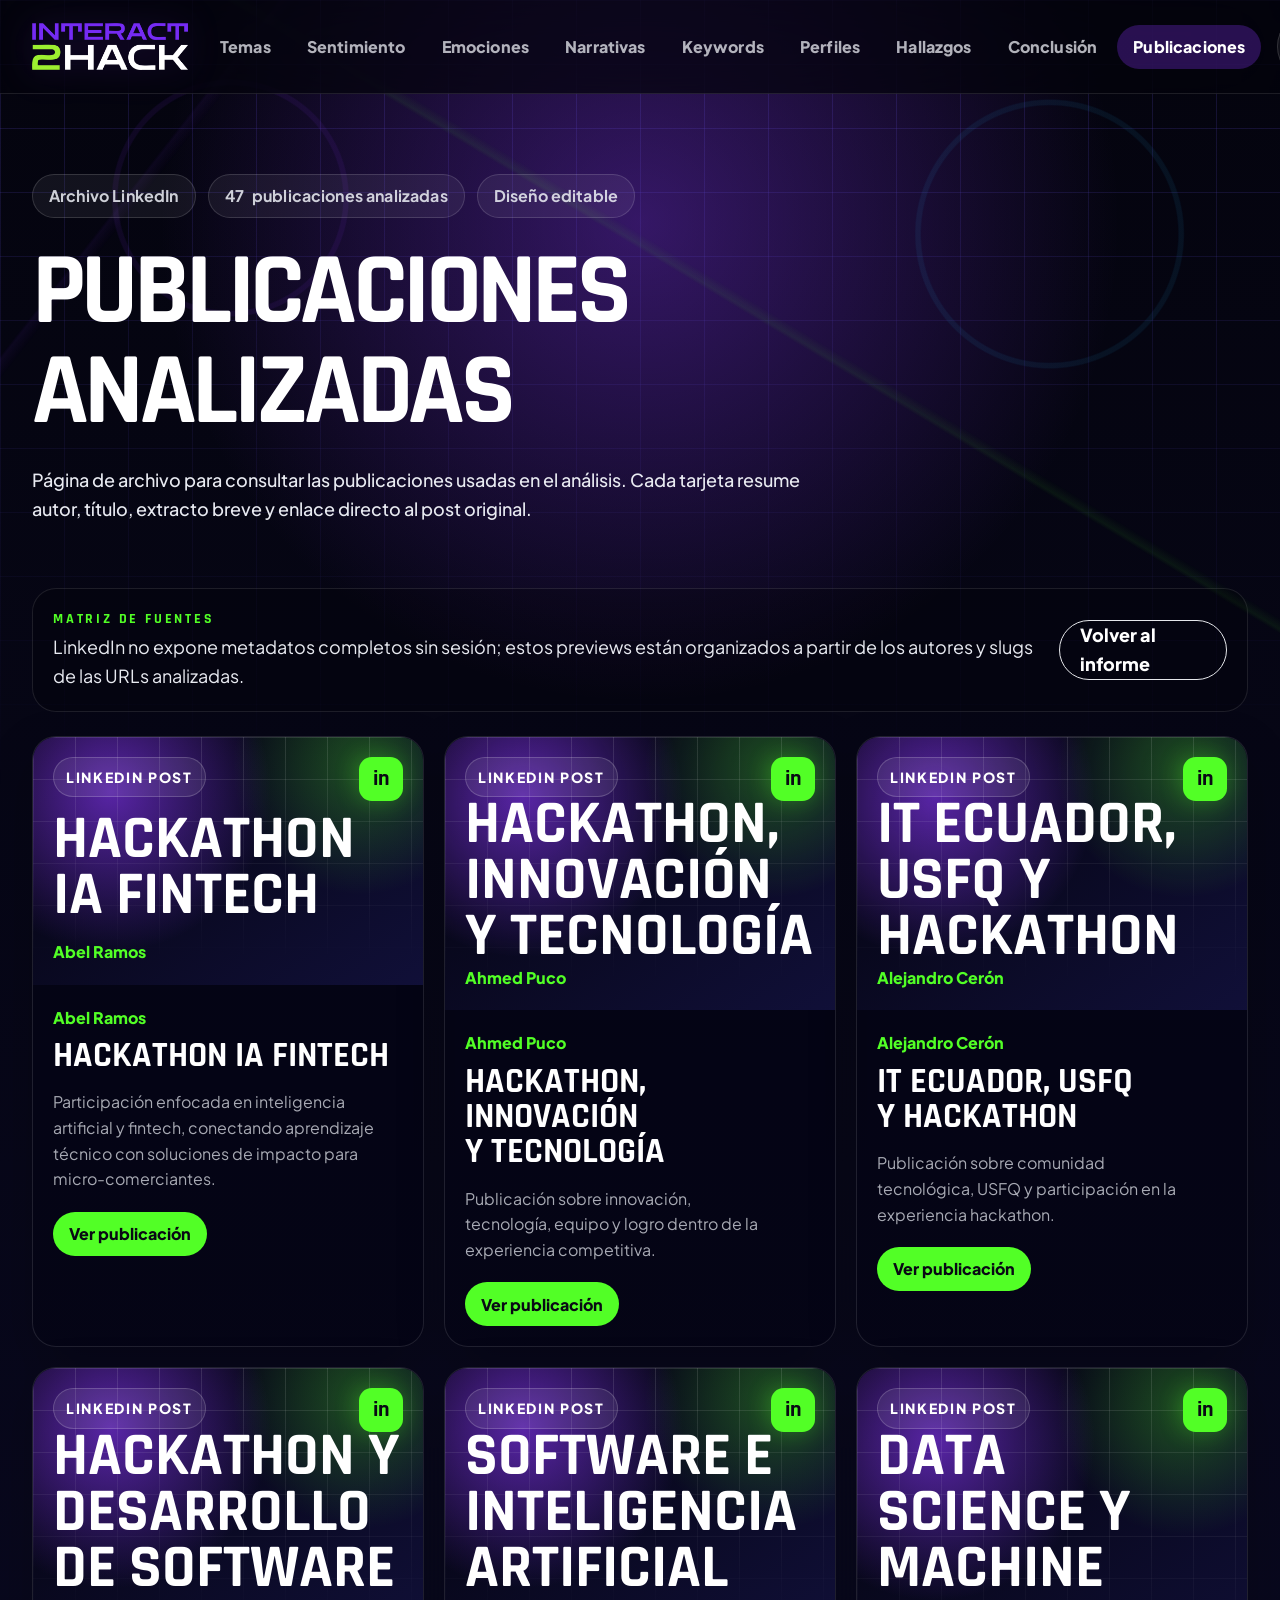
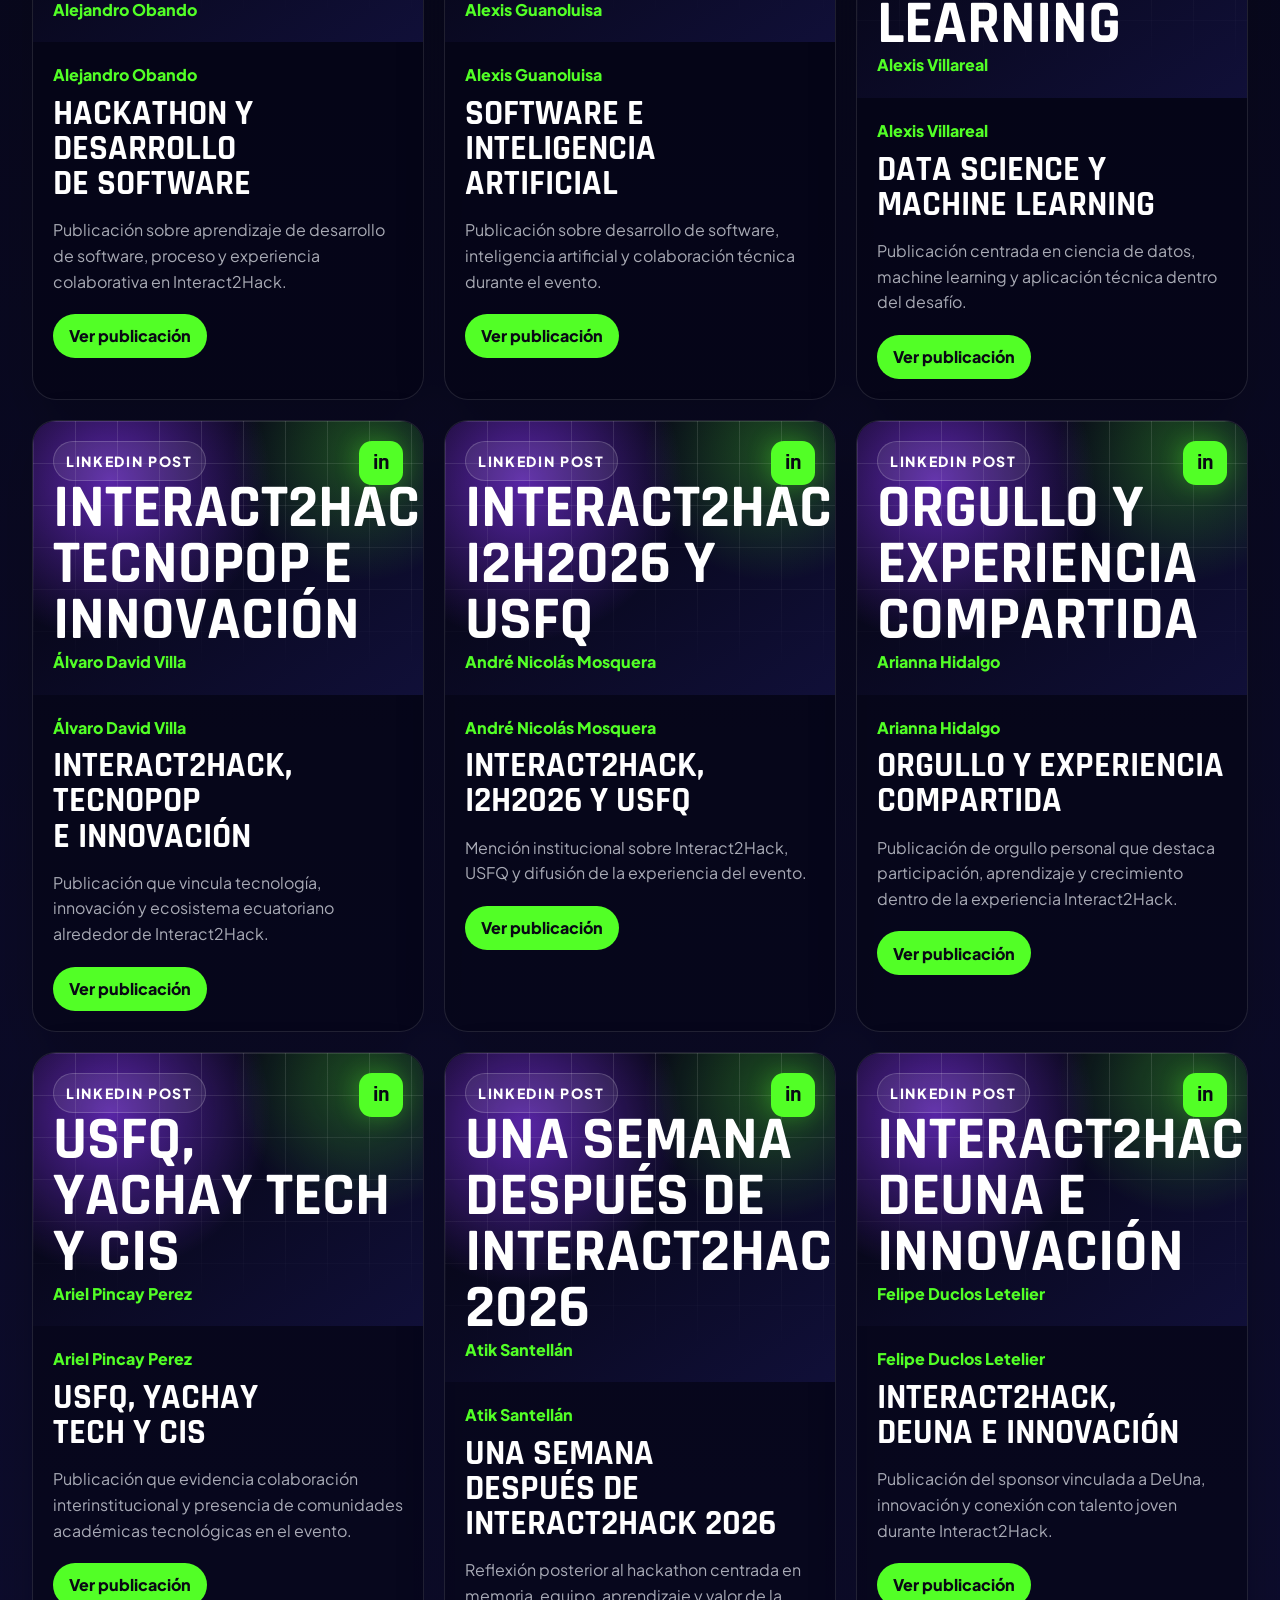
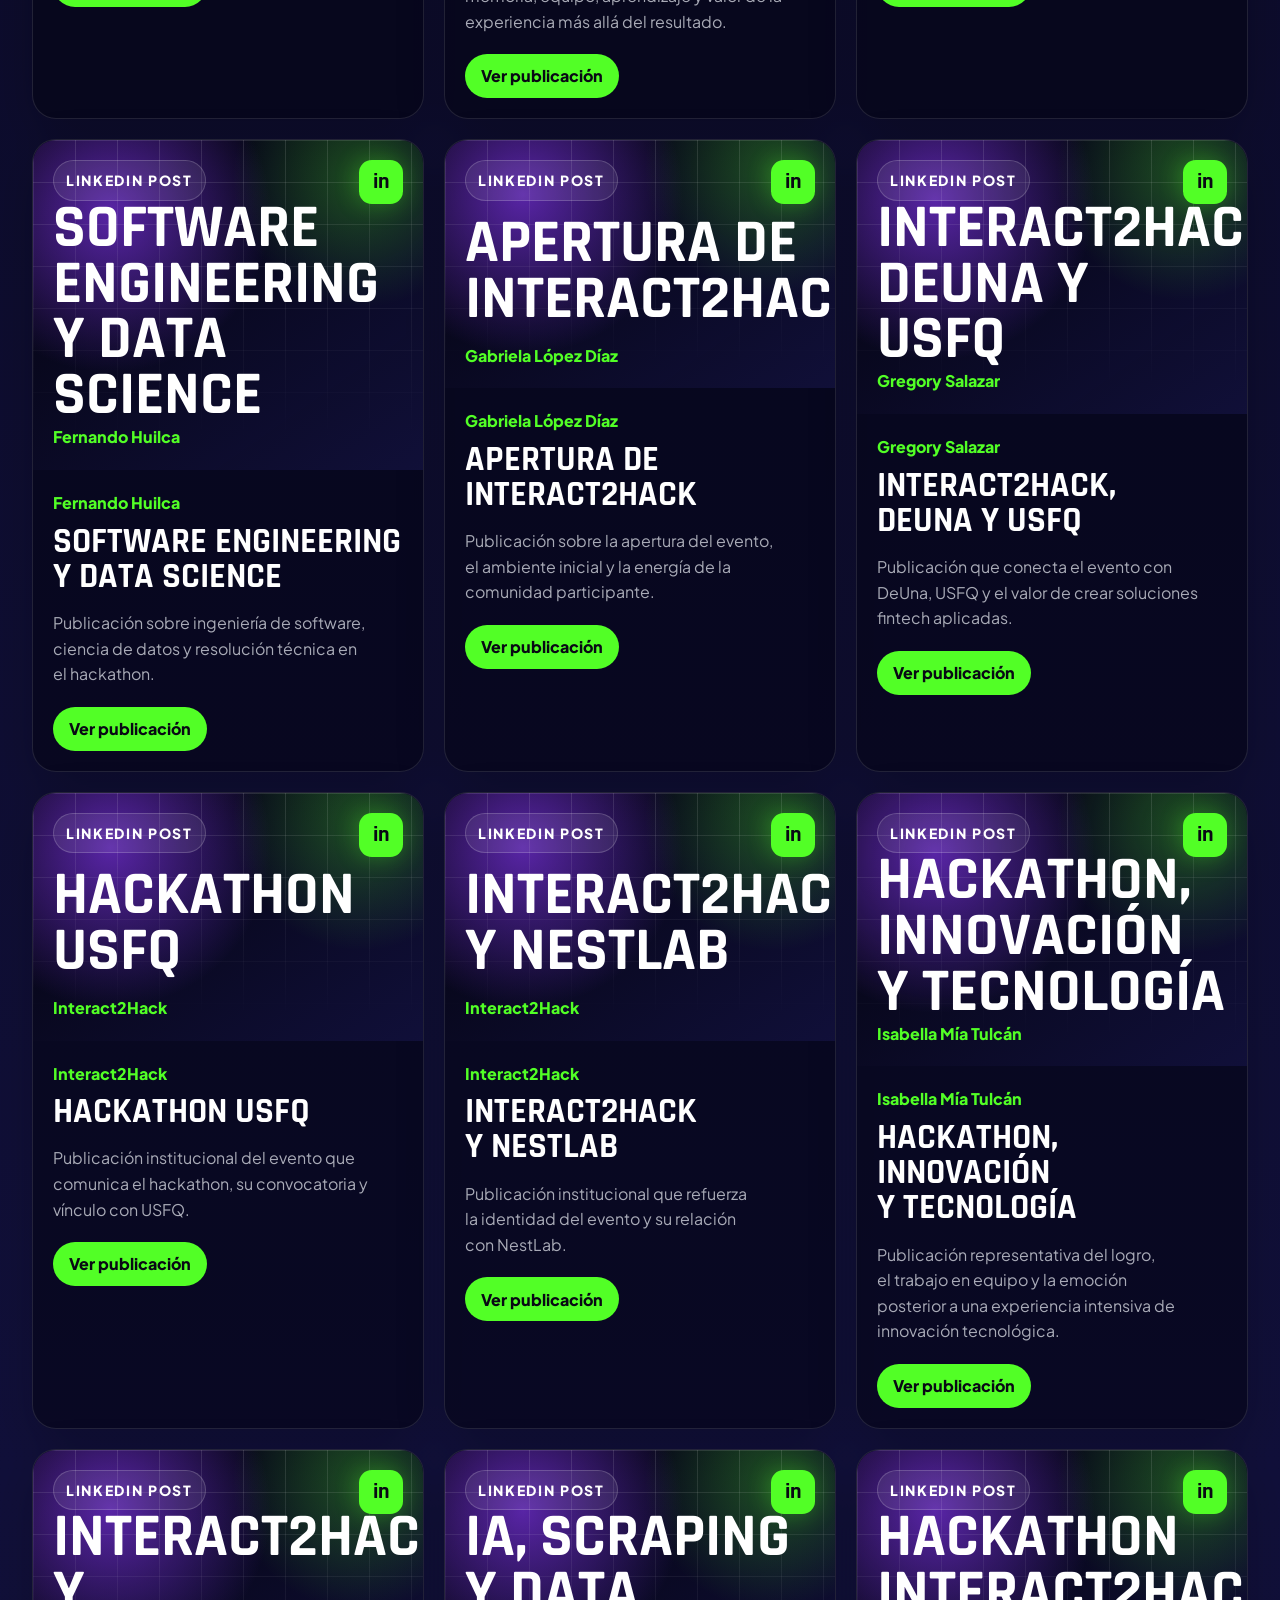
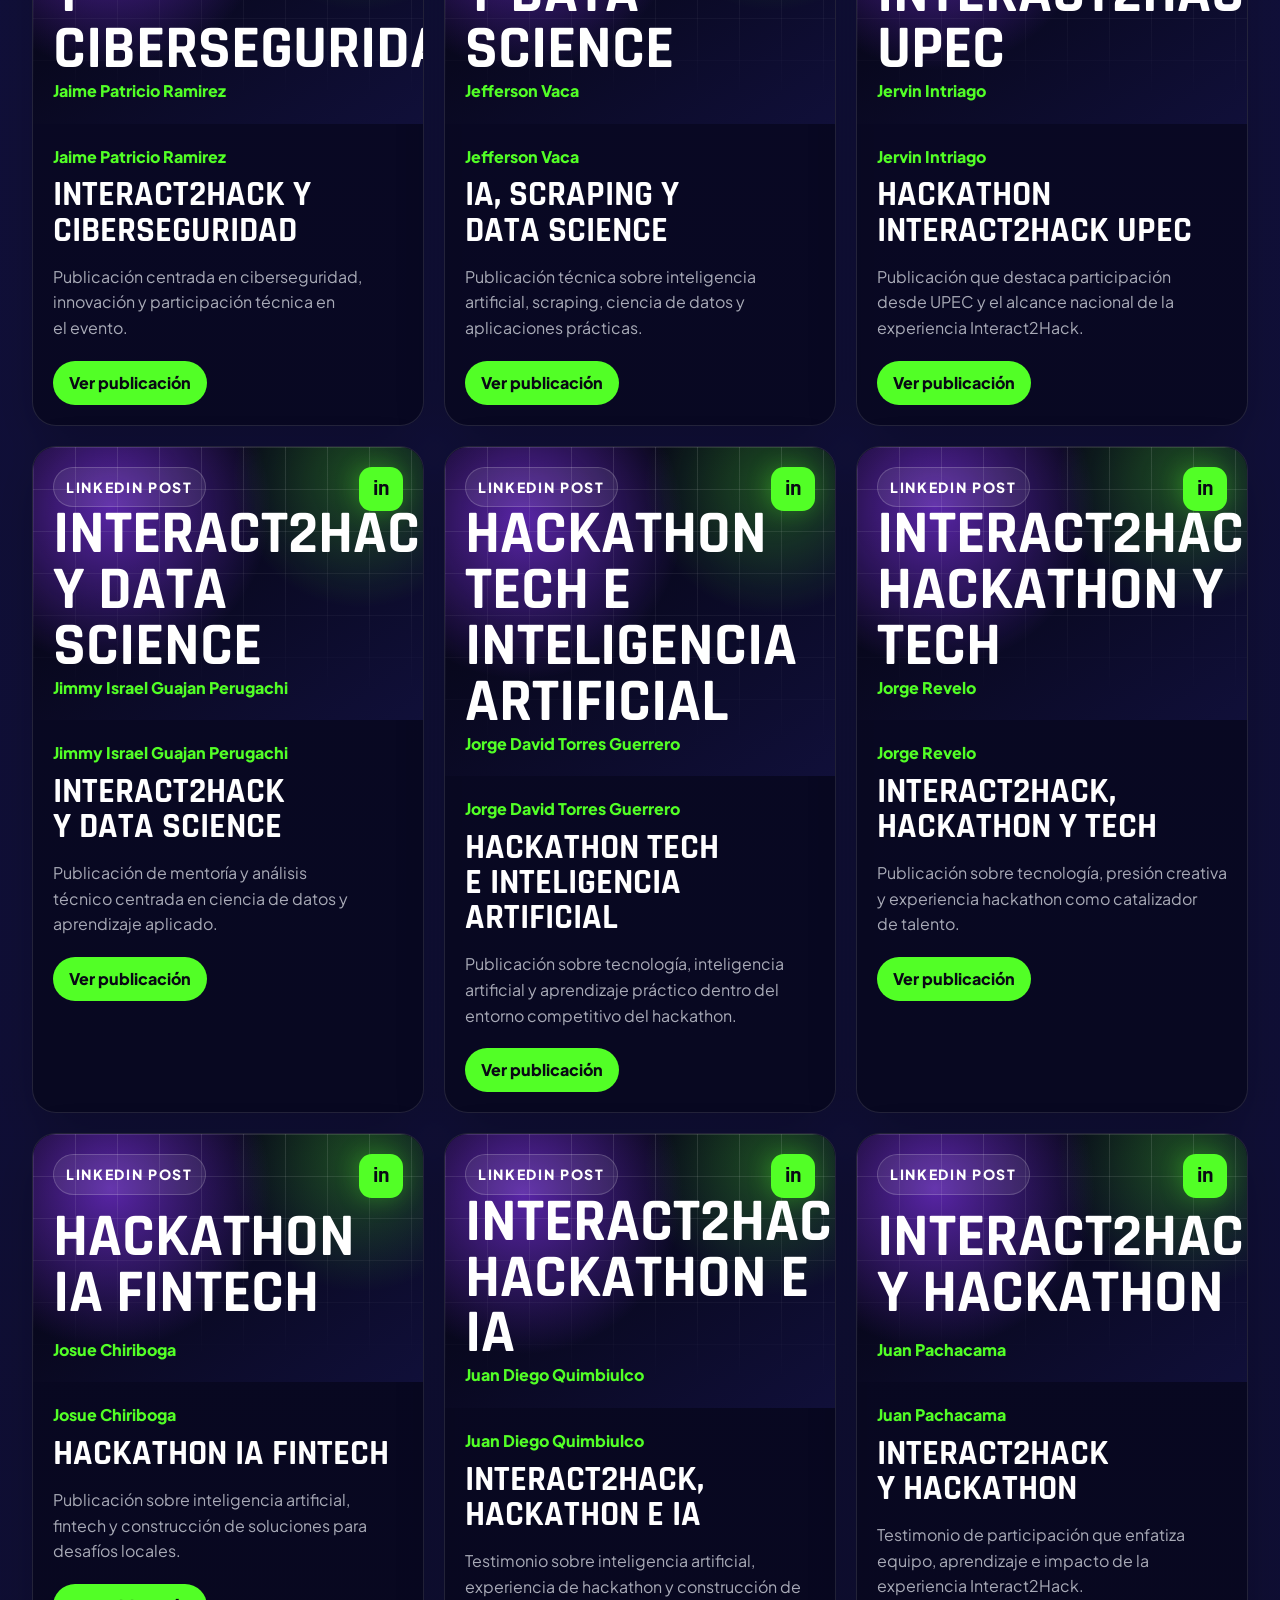
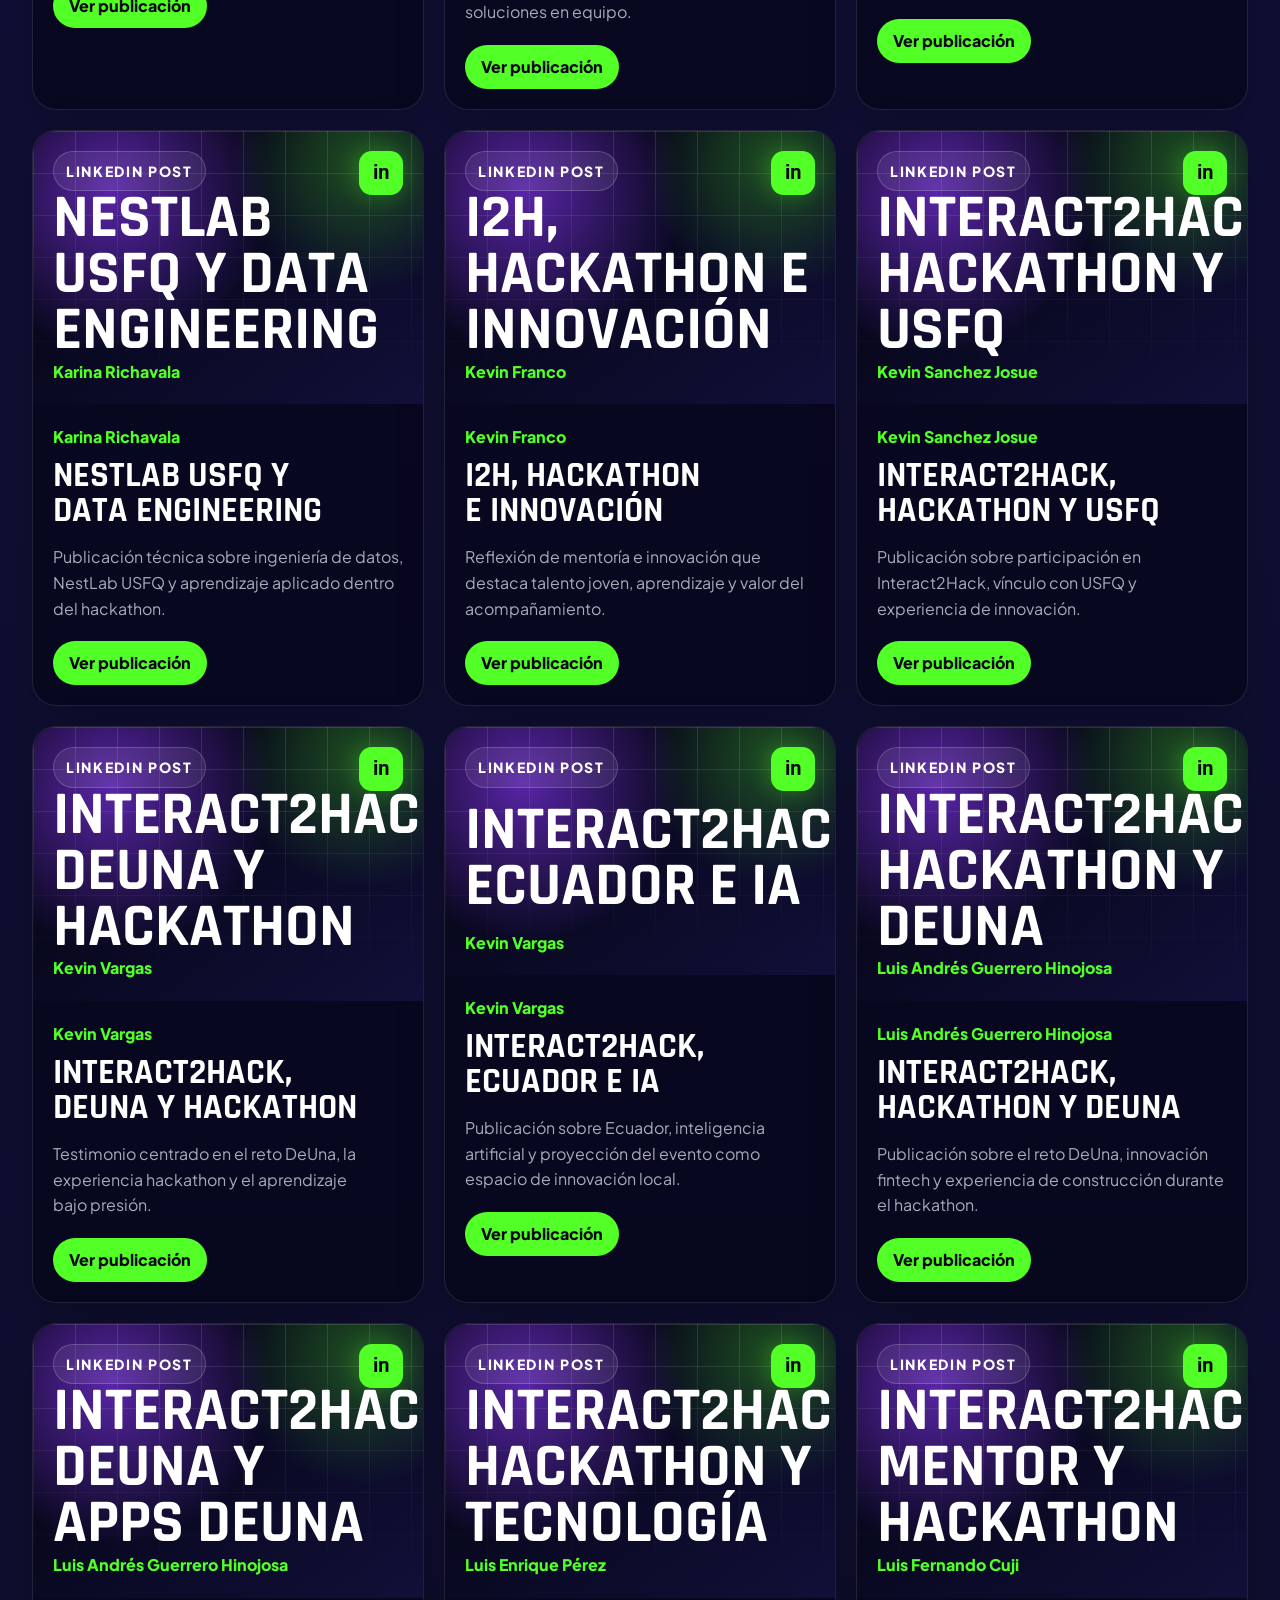
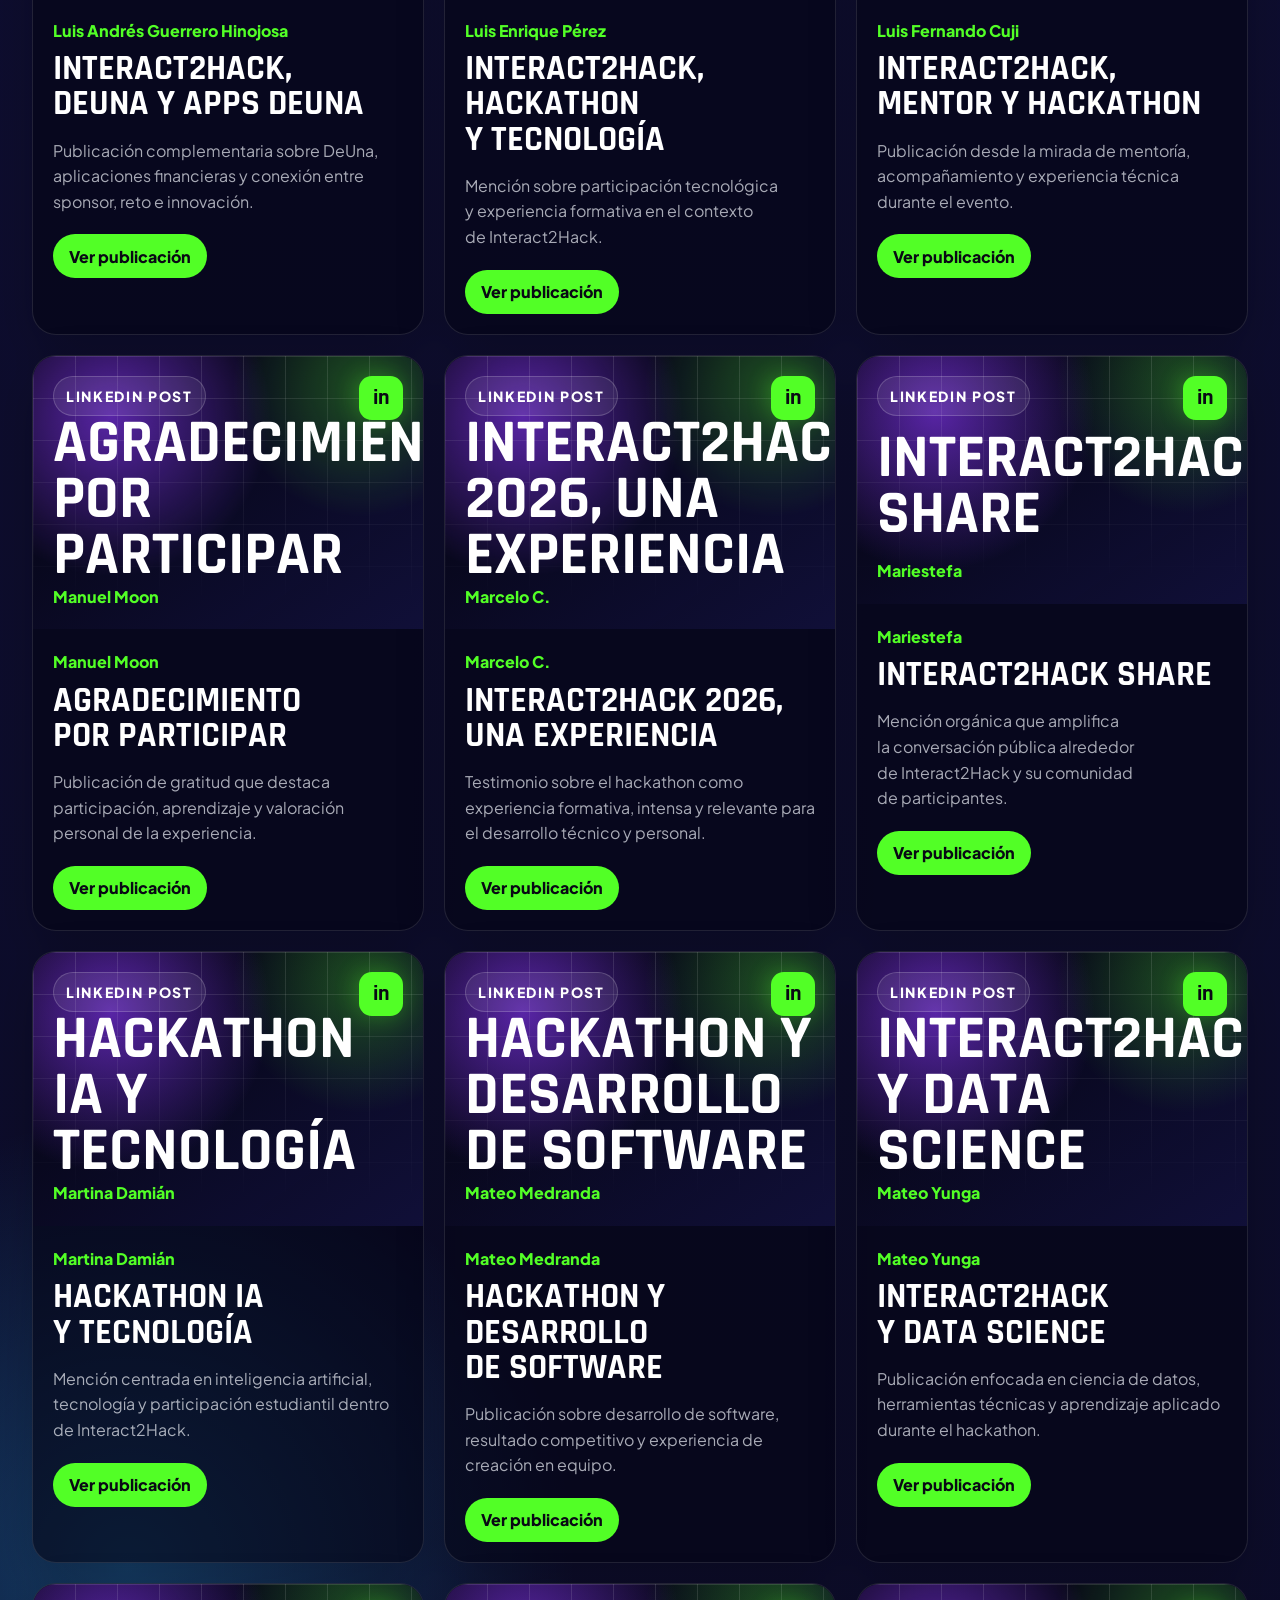
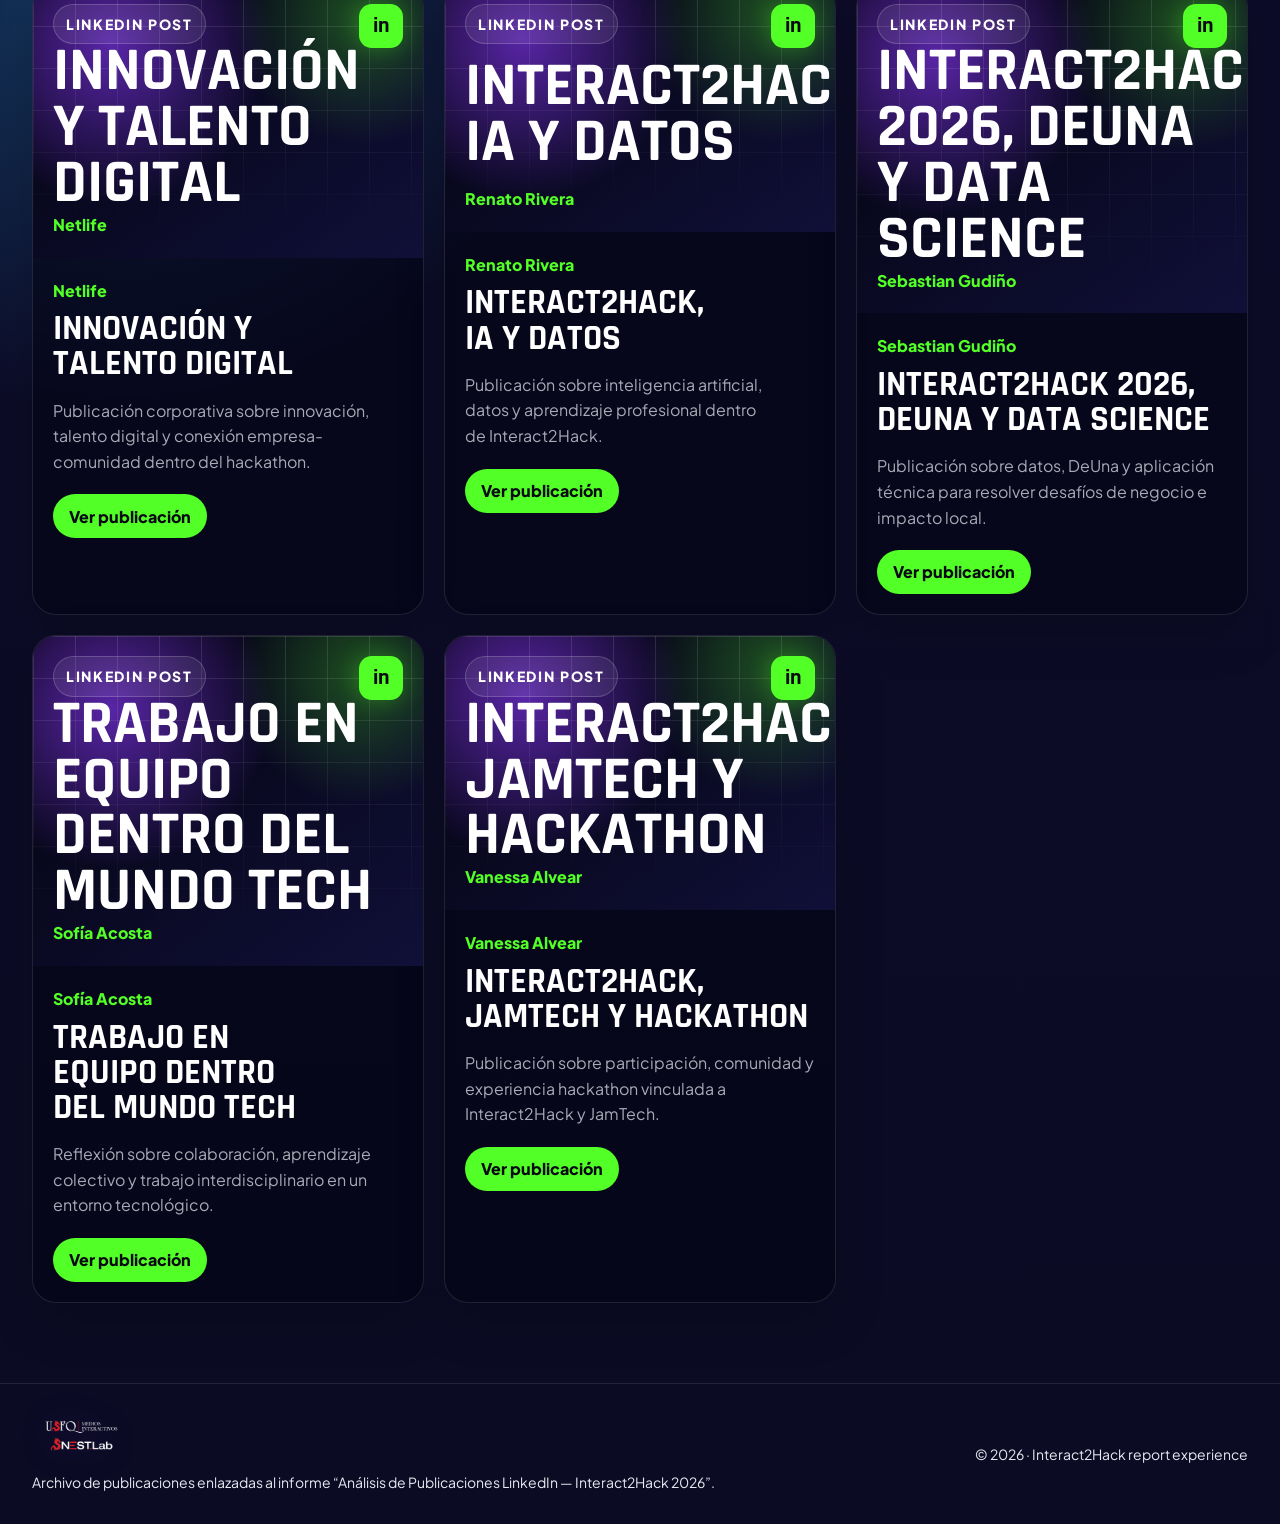
<file: posts.html>
<!doctype html>
<html lang="es">
  <head>
    <meta charset="UTF-8" />
    <meta name="viewport" content="width=device-width, initial-scale=1.0" />
    <meta
      name="description"
      content="Listado navegable de publicaciones de LinkedIn analizadas para el informe Interact2Hack 2026."
    />
    <title>Publicaciones analizadas — Interact2Hack 2026</title>
    <link rel="preconnect" href="https://fonts.googleapis.com" />
    <link rel="preconnect" href="https://fonts.gstatic.com" crossorigin />
    <link
      href="https://fonts.googleapis.com/css2?family=Plus+Jakarta+Sans:wght@400;500;600;700;800&family=Rajdhani:wght@500;600;700&display=swap"
      rel="stylesheet"
    />
    <link rel="stylesheet" href="./styles.css" />
  </head>
  <body data-page="publicaciones">
    <a
      href="#contenido"
      class="sr-only focus:not-sr-only focus:fixed focus:left-4 focus:top-4 focus:z-[80] focus:rounded-full focus:bg-i2h-lime focus:px-4 focus:py-3 focus:font-bold focus:text-i2h-void"
      >Saltar al contenido</a
    >

    <div class="site-bg min-h-screen overflow-hidden">
      <div class="grid-overlay pointer-events-none fixed inset-0 z-0"></div>
      <div class="scribble-overlay pointer-events-none fixed inset-0 z-0 opacity-80"></div>

      <header class="sticky top-0 z-50 border-b border-white/10 bg-i2h-void/70 backdrop-blur-2xl">
        <div class="mx-auto flex max-w-7xl items-center justify-between gap-4 px-4 py-3 sm:px-6 lg:px-8">
          <a href="./index.html#inicio" class="flex min-h-11 shrink-0 items-center gap-3" aria-label="Volver al informe">
            <img
              class="header-brand block h-auto w-[8.75rem] max-w-[52vw] shrink-0 object-contain sm:w-[10rem] lg:w-[11rem] xl:w-[9.75rem] 2xl:w-[11rem]"
              src="./assets/header-logo.png"
              width="1200"
              height="364"
              alt="Interact2Hack"
              decoding="async"
            />
          </a>

          <nav class="hidden items-center gap-1 xl:flex" aria-label="Secciones principales">
            <a class="nav-link" data-nav-link href="./index.html#temas">Temas</a>
            <a class="nav-link" data-nav-link href="./index.html#sentimiento">Sentimiento</a>
            <a class="nav-link" data-nav-link href="./index.html#emociones">Emociones</a>
            <a class="nav-link" data-nav-link href="./index.html#narrativas">Narrativas</a>
            <a class="nav-link" data-nav-link href="./index.html#keywords">Keywords</a>
            <a class="nav-link" data-nav-link href="./index.html#perfiles">Perfiles</a>
            <a class="nav-link" data-nav-link href="./index.html#hallazgos">Hallazgos</a>
            <a class="nav-link" data-nav-link href="./index.html#conclusion">Conclusión</a>
            <a class="nav-link" data-nav-link href="./posts.html">Publicaciones</a>
          </nav>

          <div class="flex items-center gap-2">
            <button
              class="chip min-w-11 justify-center"
              type="button"
              data-theme-toggle
              aria-label="Cambiar tema"
            ></button>
            <button
              class="chip min-w-11 justify-center xl:hidden"
              type="button"
              data-menu-toggle
              aria-controls="mobile-menu"
              aria-expanded="false"
            >
              <span class="sr-only">Abrir menú</span>
              <span aria-hidden="true">☰</span>
            </button>
          </div>
        </div>

        <nav id="mobile-menu" data-mobile-menu class="hidden border-t border-white/10 px-4 py-3 xl:hidden" aria-label="Menú móvil">
          <div class="mx-auto grid max-w-7xl grid-cols-2 gap-2 sm:grid-cols-4">
            <a class="nav-link" data-nav-link href="./index.html#temas">Temas</a>
            <a class="nav-link" data-nav-link href="./index.html#sentimiento">Sentimiento</a>
            <a class="nav-link" data-nav-link href="./index.html#emociones">Emociones</a>
            <a class="nav-link" data-nav-link href="./index.html#narrativas">Narrativas</a>
            <a class="nav-link" data-nav-link href="./index.html#keywords">Keywords</a>
            <a class="nav-link" data-nav-link href="./index.html#perfiles">Perfiles</a>
            <a class="nav-link" data-nav-link href="./index.html#hallazgos">Hallazgos</a>
            <a class="nav-link" data-nav-link href="./index.html#conclusion">Conclusión</a>
            <a class="nav-link" data-nav-link href="./posts.html">Publicaciones</a>
          </div>
        </nav>
      </header>

      <main id="contenido" class="relative z-10">
        <section class="mx-auto max-w-7xl px-4 pb-10 pt-12 sm:px-6 lg:px-8 lg:pb-16 lg:pt-20">
          <div class="max-w-5xl">
            <div class="mb-6 flex flex-wrap gap-3">
              <span class="chip">Archivo LinkedIn</span>
              <span class="chip"><span data-post-count>45</span> publicaciones analizadas</span>
              <span class="chip">Diseño editable</span>
            </div>
            <h1 class="font-display text-[clamp(3rem,8vw,7rem)] font-bold uppercase tracking-[-.045em] text-white">
              Publicaciones analizadas
            </h1>
            <p class="mt-6 max-w-3xl text-[var(--text-lg)] font-medium text-white/76">
              Página de archivo para consultar las publicaciones usadas en el análisis. Cada tarjeta resume autor, título, extracto breve y enlace directo al post original.
            </p>
          </div>
        </section>

        <section class="mx-auto max-w-7xl px-4 pb-20 sm:px-6 lg:px-8">
          <div class="mb-6 flex flex-col justify-between gap-4 rounded-[1.5rem] border border-white/10 bg-black/20 p-5 sm:flex-row sm:items-center">
            <div>
              <p class="font-display text-sm font-bold uppercase tracking-[.2em] text-i2h-lime">Matriz de fuentes</p>
              <p class="mt-1 text-white/68">LinkedIn no expone metadatos completos sin sesión; estos previews están organizados a partir de los autores y slugs de las URLs analizadas.</p>
            </div>
            <a href="./index.html#conclusion" class="inline-flex min-h-12 items-center justify-center rounded-full border border-white/14 bg-white/8 px-5 font-extrabold text-white hover:-translate-y-0.5 hover:bg-white/14">
              Volver al informe
            </a>
          </div>

          <div class="posts-grid" data-posts-grid></div>
        </section>
      </main>

      <footer class="relative z-10 border-t border-white/10 px-4 py-8 sm:px-6 lg:px-8">
        <div class="mx-auto flex max-w-7xl flex-col justify-between gap-6 text-sm text-white/56 md:flex-row md:items-center">
          <div class="flex flex-col gap-4">
            <img
              class="footer-brand h-10 w-fit max-w-[15rem] object-contain"
              src="./assets/footer-logo.png"
              width="416"
              height="86"
              alt="USFQ Medios Interactivos y SNeST Lab"
              loading="lazy"
              decoding="async"
            />
            <p>Archivo de publicaciones enlazadas al informe “Análisis de Publicaciones LinkedIn — Interact2Hack 2026”.</p>
          </div>
          <p>© <span data-year></span> · Interact2Hack report experience</p>
        </div>
      </footer>
    </div>

    <script src="./posts-data.js" defer></script>
    <script src="./posts-render.js" defer></script>
    <script src="./main.js" defer></script>
  </body>
</html>
</file>
<file: styles.css>
*,:after,:before{--tw-border-spacing-x:0;--tw-border-spacing-y:0;--tw-translate-x:0;--tw-translate-y:0;--tw-rotate:0;--tw-skew-x:0;--tw-skew-y:0;--tw-scale-x:1;--tw-scale-y:1;--tw-pan-x: ;--tw-pan-y: ;--tw-pinch-zoom: ;--tw-scroll-snap-strictness:proximity;--tw-gradient-from-position: ;--tw-gradient-via-position: ;--tw-gradient-to-position: ;--tw-ordinal: ;--tw-slashed-zero: ;--tw-numeric-figure: ;--tw-numeric-spacing: ;--tw-numeric-fraction: ;--tw-ring-inset: ;--tw-ring-offset-width:0px;--tw-ring-offset-color:#fff;--tw-ring-color:rgba(59,130,246,.5);--tw-ring-offset-shadow:0 0 #0000;--tw-ring-shadow:0 0 #0000;--tw-shadow:0 0 #0000;--tw-shadow-colored:0 0 #0000;--tw-blur: ;--tw-brightness: ;--tw-contrast: ;--tw-grayscale: ;--tw-hue-rotate: ;--tw-invert: ;--tw-saturate: ;--tw-sepia: ;--tw-drop-shadow: ;--tw-backdrop-blur: ;--tw-backdrop-brightness: ;--tw-backdrop-contrast: ;--tw-backdrop-grayscale: ;--tw-backdrop-hue-rotate: ;--tw-backdrop-invert: ;--tw-backdrop-opacity: ;--tw-backdrop-saturate: ;--tw-backdrop-sepia: ;--tw-contain-size: ;--tw-contain-layout: ;--tw-contain-paint: ;--tw-contain-style: }::backdrop{--tw-border-spacing-x:0;--tw-border-spacing-y:0;--tw-translate-x:0;--tw-translate-y:0;--tw-rotate:0;--tw-skew-x:0;--tw-skew-y:0;--tw-scale-x:1;--tw-scale-y:1;--tw-pan-x: ;--tw-pan-y: ;--tw-pinch-zoom: ;--tw-scroll-snap-strictness:proximity;--tw-gradient-from-position: ;--tw-gradient-via-position: ;--tw-gradient-to-position: ;--tw-ordinal: ;--tw-slashed-zero: ;--tw-numeric-figure: ;--tw-numeric-spacing: ;--tw-numeric-fraction: ;--tw-ring-inset: ;--tw-ring-offset-width:0px;--tw-ring-offset-color:#fff;--tw-ring-color:rgba(59,130,246,.5);--tw-ring-offset-shadow:0 0 #0000;--tw-ring-shadow:0 0 #0000;--tw-shadow:0 0 #0000;--tw-shadow-colored:0 0 #0000;--tw-blur: ;--tw-brightness: ;--tw-contrast: ;--tw-grayscale: ;--tw-hue-rotate: ;--tw-invert: ;--tw-saturate: ;--tw-sepia: ;--tw-drop-shadow: ;--tw-backdrop-blur: ;--tw-backdrop-brightness: ;--tw-backdrop-contrast: ;--tw-backdrop-grayscale: ;--tw-backdrop-hue-rotate: ;--tw-backdrop-invert: ;--tw-backdrop-opacity: ;--tw-backdrop-saturate: ;--tw-backdrop-sepia: ;--tw-contain-size: ;--tw-contain-layout: ;--tw-contain-paint: ;--tw-contain-style: }/*! tailwindcss v3.4.19 | MIT License | https://tailwindcss.com*/*,:after,:before{box-sizing:border-box;border:0 solid #e5e7eb}:after,:before{--tw-content:""}:host,html{line-height:1.5;-webkit-text-size-adjust:100%;-moz-tab-size:4;-o-tab-size:4;tab-size:4;font-family:ui-sans-serif,system-ui,sans-serif,Apple Color Emoji,Segoe UI Emoji,Segoe UI Symbol,Noto Color Emoji;font-feature-settings:normal;font-variation-settings:normal;-webkit-tap-highlight-color:transparent}body{margin:0;line-height:inherit}hr{height:0;color:inherit;border-top-width:1px}abbr:where([title]){-webkit-text-decoration:underline dotted;text-decoration:underline dotted}h1,h2,h3,h4,h5,h6{font-size:inherit;font-weight:inherit}a{color:inherit;text-decoration:inherit}b,strong{font-weight:bolder}code,kbd,pre,samp{font-family:ui-monospace,SFMono-Regular,Menlo,Monaco,Consolas,Liberation Mono,Courier New,monospace;font-feature-settings:normal;font-variation-settings:normal;font-size:1em}small{font-size:80%}sub,sup{font-size:75%;line-height:0;position:relative;vertical-align:baseline}sub{bottom:-.25em}sup{top:-.5em}table{text-indent:0;border-color:inherit;border-collapse:collapse}button,input,optgroup,select,textarea{font-family:inherit;font-feature-settings:inherit;font-variation-settings:inherit;font-size:100%;font-weight:inherit;line-height:inherit;letter-spacing:inherit;color:inherit;margin:0;padding:0}button,select{text-transform:none}button,input:where([type=button]),input:where([type=reset]),input:where([type=submit]){-webkit-appearance:button;background-color:transparent;background-image:none}:-moz-focusring{outline:auto}:-moz-ui-invalid{box-shadow:none}progress{vertical-align:baseline}::-webkit-inner-spin-button,::-webkit-outer-spin-button{height:auto}[type=search]{-webkit-appearance:textfield;outline-offset:-2px}::-webkit-search-decoration{-webkit-appearance:none}::-webkit-file-upload-button{-webkit-appearance:button;font:inherit}summary{display:list-item}blockquote,dd,dl,figure,h1,h2,h3,h4,h5,h6,hr,p,pre{margin:0}fieldset{margin:0}fieldset,legend{padding:0}menu,ol,ul{list-style:none;margin:0;padding:0}dialog{padding:0}textarea{resize:vertical}input::-moz-placeholder,textarea::-moz-placeholder{opacity:1;color:#9ca3af}input::placeholder,textarea::placeholder{opacity:1;color:#9ca3af}[role=button],button{cursor:pointer}:disabled{cursor:default}audio,canvas,embed,iframe,img,object,svg,video{display:block;vertical-align:middle}img,video{max-width:100%;height:auto}[hidden]:where(:not([hidden=until-found])){display:none}:root{--space-1:0.25rem;--space-2:0.5rem;--space-3:0.75rem;--space-4:1rem;--space-5:1.25rem;--space-6:1.5rem;--space-8:2rem;--space-10:2.5rem;--space-12:3rem;--space-16:4rem;--space-20:5rem;--space-24:6rem;--text-xs:clamp(0.75rem,0.7rem + 0.25vw,0.875rem);--text-sm:clamp(0.875rem,0.8rem + 0.35vw,1rem);--text-base:clamp(1rem,0.95rem + 0.25vw,1.125rem);--text-lg:clamp(1.125rem,1rem + 0.75vw,1.5rem);--text-xl:clamp(1.5rem,1.2rem + 1.25vw,2.25rem);--text-2xl:clamp(2rem,1.2rem + 2.5vw,3.5rem);--text-3xl:clamp(2.5rem,1rem + 4vw,5rem)}*{box-sizing:border-box}html{scroll-behavior:smooth;scroll-padding-top:6rem;-webkit-font-smoothing:antialiased;-moz-osx-font-smoothing:grayscale}body{min-height:100dvh;font-family:Plus Jakarta Sans,ui-sans-serif,system-ui,sans-serif;font-size:var(--text-base);line-height:1.6;color:#e8eaf1;background:#070719;text-rendering:optimizeLegibility}body.light{color:#121226;background:#f3f4ff}.font-display,h1,h2,h3{font-family:Rajdhani,Oxanium,ui-sans-serif,system-ui,sans-serif;line-height:.98;text-wrap:balance}li,p{text-wrap:pretty}a,button{transition:color .18s cubic-bezier(.16,1,.3,1),background .18s cubic-bezier(.16,1,.3,1),border-color .18s cubic-bezier(.16,1,.3,1),transform .18s cubic-bezier(.16,1,.3,1)}button{cursor:pointer}:focus-visible{outline:2px solid #52ff26;outline-offset:3px;border-radius:.5rem}::-moz-selection{background:rgba(82,255,38,.35);color:#fff}::selection{background:rgba(82,255,38,.35);color:#fff}@media (prefers-reduced-motion:reduce){*,:after,:before{animation-duration:.01ms!important;animation-iteration-count:1!important;scroll-behavior:auto!important;transition-duration:.01ms!important}}.site-bg{background:radial-gradient(circle at 50% 2%,rgba(139,56,255,.36),transparent 30rem),radial-gradient(circle at 10% 86%,rgba(43,184,255,.28),transparent 28rem),linear-gradient(180deg,#04040e,#11103a 42%,#0b0b24)}body.light .site-bg{background:radial-gradient(circle at 50% 0,rgba(139,56,255,.18),transparent 32rem),radial-gradient(circle at 10% 84%,rgba(43,184,255,.16),transparent 28rem),linear-gradient(180deg,#fbfbff,#eef1ff 45%,#fff)}body.light footer .text-white,body.light main .text-white{color:#121226}body.light main .text-white\/82{color:rgba(18,18,38,.82)}body.light main .text-white\/78{color:rgba(18,18,38,.78)}body.light main .text-white\/76{color:rgba(18,18,38,.76)}body.light main .text-white\/72{color:rgba(18,18,38,.72)}body.light main .text-white\/70{color:rgba(18,18,38,.7)}body.light footer .text-white\/56,body.light main .text-white\/68{color:rgba(18,18,38,.68)}body.light main .text-white\/66{color:rgba(18,18,38,.66)}body.light main .text-white\/60{color:rgba(18,18,38,.6)}body.light main .text-white\/52{color:rgba(18,18,38,.52)}body.light footer.border-white\/10,body.light main .border-white\/10{border-color:rgba(17,16,58,.1)}body.light main .border-white\/14{border-color:rgba(17,16,58,.14)}body.light main .bg-white\/8{background-color:hsla(0,0%,100%,.62)}body.light main .hover\:bg-white\/14:hover{background-color:hsla(0,0%,100%,.9)}.grid-overlay{background-image:linear-gradient(rgba(116,94,255,.18) 1px,transparent 0),linear-gradient(90deg,rgba(116,94,255,.18) 1px,transparent 0);background-size:64px 64px;-webkit-mask-image:linear-gradient(180deg,#000,transparent 88%);mask-image:linear-gradient(180deg,#000,transparent 88%)}.scribble-overlay{background:linear-gradient(128deg,transparent 14%,rgba(139,56,255,.08) 14.2%,transparent 15%),linear-gradient(31deg,transparent 62%,rgba(82,255,38,.09) 62.3%,transparent 63%),radial-gradient(circle at 18% 22%,transparent 0 7rem,rgba(139,56,255,.11) 7.1rem 7.35rem,transparent 7.45rem),radial-gradient(circle at 82% 26%,transparent 0 8rem,rgba(43,184,255,.1) 8.1rem 8.35rem,transparent 8.45rem)}.footer-brand,.header-brand{filter:drop-shadow(0 0 18px rgba(139,56,255,.22))}body.light .footer-brand,body.light .header-brand{filter:drop-shadow(0 8px 20px rgba(17,16,58,.12))}.glass{border:1px solid hsla(0,0%,100%,.12);background:linear-gradient(180deg,hsla(0,0%,100%,.095),hsla(0,0%,100%,.045));box-shadow:0 24px 80px rgba(0,0,0,.28);backdrop-filter:blur(18px)}body.light .glass{border-color:rgba(31,25,81,.12);background:linear-gradient(180deg,hsla(0,0%,100%,.88),hsla(0,0%,100%,.68));box-shadow:0 24px 80px rgba(76,70,160,.16)}.chip{display:inline-flex;align-items:center;gap:var(--space-2);min-height:2.25rem;border:1px solid hsla(0,0%,100%,.14);border-radius:999px;padding:var(--space-2) var(--space-4);color:rgba(232,234,241,.88);background:hsla(0,0%,100%,.06);font-size:var(--text-sm);font-weight:700;letter-spacing:.01em}body.light .chip{border-color:rgba(17,16,58,.13);color:rgba(18,18,38,.8);background:hsla(0,0%,100%,.78)}.nav-link{display:flex;align-items:center;min-height:2.75rem;border-radius:999px;padding:0 var(--space-4);color:rgba(232,234,241,.76);font-size:var(--text-sm);font-weight:800;letter-spacing:.01em;white-space:nowrap}.nav-link.is-active,.nav-link:hover{color:#fff;background:rgba(139,56,255,.28)}body.light .nav-link{color:rgba(18,18,38,.72)}body.light .nav-link.is-active,body.light .nav-link:hover{color:#11103a;background:rgba(139,56,255,.12)}.section-card{border:1px solid hsla(0,0%,100%,.11);border-radius:1.5rem;background:rgba(5,5,20,.56);box-shadow:0 18px 50px rgba(0,0,0,.22)}body.light .section-card{border-color:rgba(17,16,58,.1);background:hsla(0,0%,100%,.82);box-shadow:0 18px 50px rgba(76,70,160,.12)}.metric-card{position:relative;overflow:hidden;border:1px solid hsla(0,0%,100%,.11);border-radius:1.25rem;padding:var(--space-5);background:hsla(0,0%,100%,.06)}body.light .metric-card{border-color:rgba(17,16,58,.1);background:hsla(0,0%,100%,.74)}.metric-card:before{content:"";position:absolute;inset:0;background:linear-gradient(135deg,rgba(139,56,255,.16),transparent 44%,rgba(82,255,38,.08));pointer-events:none}.marker{display:inline-grid;place-items:center;width:2.25rem;height:2.25rem;border-radius:.65rem;color:#090914;background:#52ff26;font-family:Rajdhani,Oxanium,ui-sans-serif,system-ui,sans-serif;font-weight:800;line-height:1;box-shadow:0 0 20px rgba(82,255,38,.26)}.table-wrap{overflow-x:auto;border:1px solid hsla(0,0%,100%,.1);border-radius:1.25rem}body.light .table-wrap{border-color:rgba(17,16,58,.1)}.report-table{min-width:720px;width:100%;border-collapse:collapse}.report-table th{color:#52ff26;background:rgba(139,56,255,.2);font-family:Rajdhani,Oxanium,ui-sans-serif,system-ui,sans-serif;font-size:var(--text-sm);letter-spacing:.06em;text-align:left;text-transform:uppercase}body.light .report-table th{color:#4516ad;background:rgba(139,56,255,.1)}.report-table td,.report-table th{padding:var(--space-4);border-bottom:1px solid hsla(0,0%,100%,.08);vertical-align:top}body.light .report-table td,body.light .report-table th{border-bottom-color:rgba(17,16,58,.08)}.report-table tr:last-child td{border-bottom:none}.progress-track{height:.75rem;overflow:hidden;border-radius:999px;background:hsla(0,0%,100%,.12)}body.light .progress-track{background:rgba(17,16,58,.1)}.progress-fill{height:100%;border-radius:inherit;background:linear-gradient(90deg,#52ff26,#b456ff);box-shadow:0 0 22px rgba(82,255,38,.32)}.quote-card{border-left:0;border-radius:1.25rem;padding:var(--space-6);background:linear-gradient(135deg,rgba(139,56,255,.18),hsla(0,0%,100%,.055))}body.light .quote-card{background:linear-gradient(135deg,rgba(139,56,255,.1),hsla(0,0%,100%,.78))}.source-link{color:#b456ff;text-decoration:underline;text-decoration-color:rgba(180,86,255,.38);text-underline-offset:.22em}.source-link:hover{color:#52ff26;text-decoration-color:rgba(82,255,38,.55)}.posts-grid{display:grid;gap:var(--space-5);grid-template-columns:repeat(auto-fill,minmax(min(100%,21rem),1fr))}.post-card{overflow:hidden;border:1px solid hsla(0,0%,100%,.11);border-radius:1.5rem;background:rgba(5,5,20,.58);box-shadow:0 18px 50px rgba(0,0,0,.2)}body.light .post-card{border-color:rgba(17,16,58,.1);background:hsla(0,0%,100%,.82);box-shadow:0 18px 50px rgba(76,70,160,.12)}.post-thumb{position:relative;display:flex;min-height:15.5rem;flex-direction:column;justify-content:space-between;overflow:hidden;padding:var(--space-5);color:#fff;background:radial-gradient(circle at 84% 12%,rgba(82,255,38,.28),transparent 8rem),radial-gradient(circle at 20% 22%,rgba(139,56,255,.62),transparent 10rem),linear-gradient(145deg,rgba(3,3,12,.95),rgba(17,16,58,.96));text-decoration:none}.post-thumb:before{content:"";position:absolute;inset:0;background-image:linear-gradient(hsla(0,0%,100%,.12) 1px,transparent 0),linear-gradient(90deg,hsla(0,0%,100%,.12) 1px,transparent 0);background-size:42px 42px;-webkit-mask-image:linear-gradient(180deg,#000,transparent 92%);mask-image:linear-gradient(180deg,#000,transparent 92%)}.post-thumb:after{content:"in";position:absolute;right:1.25rem;top:1.25rem;display:grid;width:2.75rem;height:2.75rem;place-items:center;border-radius:.8rem;color:#090914;background:#52ff26;font-family:Rajdhani,Oxanium,ui-sans-serif,system-ui,sans-serif;font-size:1.4rem;font-weight:800;box-shadow:0 0 24px rgba(82,255,38,.3)}.post-thumb:hover{transform:translateY(-2px)}.post-thumb-author,.post-thumb-label,.post-thumb-title{position:relative;z-index:1}.post-thumb-label{width:-moz-fit-content;width:fit-content;border:1px solid hsla(0,0%,100%,.18);border-radius:999px;padding:var(--space-2) var(--space-3);background:hsla(0,0%,100%,.08);font-size:var(--text-xs);letter-spacing:.12em}.post-thumb-label,.post-thumb-title{font-weight:800;text-transform:uppercase}.post-thumb-title{max-width:13ch;font-family:Rajdhani,Oxanium,ui-sans-serif,system-ui,sans-serif;font-size:clamp(2.2rem,5vw,3.8rem);line-height:.92}.post-thumb-author{color:#52ff26;font-size:var(--text-sm);font-weight:800}.post-body{padding:var(--space-5)}.post-author{color:#52ff26;font-size:var(--text-sm);font-weight:800}.post-title{margin-top:var(--space-2);color:#fff;font-family:Rajdhani,Oxanium,ui-sans-serif,system-ui,sans-serif;font-size:var(--text-xl);font-weight:800;line-height:1;text-transform:uppercase}body.light .post-title{color:#121226}.post-excerpt{margin-top:var(--space-4);color:rgba(232,234,241,.72);font-size:var(--text-sm)}body.light .post-excerpt{color:rgba(18,18,38,.68)}.post-link{display:inline-flex;min-height:2.75rem;align-items:center;margin-top:var(--space-5);border-radius:999px;padding:0 var(--space-4);color:#090914;background:#52ff26;font-size:var(--text-sm);font-weight:900;text-decoration:none}.post-link:hover{transform:translateY(-1px);background:#fff}.sr-only{position:absolute;width:1px;height:1px;padding:0;margin:-1px;overflow:hidden;clip:rect(0,0,0,0);white-space:nowrap;border-width:0}.pointer-events-none{pointer-events:none}.visible{visibility:visible}.collapse{visibility:collapse}.fixed{position:fixed}.absolute{position:absolute}.relative{position:relative}.sticky{position:sticky}.inset-0{inset:0}.-bottom-16{bottom:-4rem}.-left-12{left:-3rem}.-right-16{right:-4rem}.-top-16{top:-4rem}.top-0{top:0}.z-0{z-index:0}.z-10{z-index:10}.z-50{z-index:50}.mx-auto{margin-left:auto;margin-right:auto}.mb-2{margin-bottom:.5rem}.mb-6{margin-bottom:1.5rem}.mb-8{margin-bottom:2rem}.mt-1{margin-top:.25rem}.mt-10{margin-top:2.5rem}.mt-2{margin-top:.5rem}.mt-3{margin-top:.75rem}.mt-4{margin-top:1rem}.mt-5{margin-top:1.25rem}.mt-6{margin-top:1.5rem}.mt-8{margin-top:2rem}.block{display:block}.flex{display:flex}.inline-flex{display:inline-flex}.table{display:table}.\!grid{display:grid!important}.grid{display:grid}.hidden{display:none}.h-10{height:2.5rem}.h-44{height:11rem}.h-auto{height:auto}.min-h-11{min-height:2.75rem}.min-h-12{min-height:3rem}.min-h-screen{min-height:100vh}.w-44{width:11rem}.w-\[8\.75rem\]{width:8.75rem}.w-fit{width:-moz-fit-content;width:fit-content}.min-w-11{min-width:2.75rem}.max-w-2xl{max-width:42rem}.max-w-3xl{max-width:48rem}.max-w-4xl{max-width:56rem}.max-w-5xl{max-width:64rem}.max-w-7xl{max-width:80rem}.max-w-\[15rem\]{max-width:15rem}.max-w-\[52vw\]{max-width:52vw}.max-w-xl{max-width:36rem}.shrink-0{flex-shrink:0}.border-collapse{border-collapse:collapse}.transform{transform:translate(var(--tw-translate-x),var(--tw-translate-y)) rotate(var(--tw-rotate)) skewX(var(--tw-skew-x)) skewY(var(--tw-skew-y)) scaleX(var(--tw-scale-x)) scaleY(var(--tw-scale-y))}.grid-cols-2{grid-template-columns:repeat(2,minmax(0,1fr))}.flex-col{flex-direction:column}.flex-wrap{flex-wrap:wrap}.items-center{align-items:center}.justify-center{justify-content:center}.justify-between{justify-content:space-between}.gap-1{gap:.25rem}.gap-10{gap:2.5rem}.gap-2{gap:.5rem}.gap-3{gap:.75rem}.gap-4{gap:1rem}.gap-5{gap:1.25rem}.gap-6{gap:1.5rem}.gap-8{gap:2rem}.space-y-6>:not([hidden])~:not([hidden]){--tw-space-y-reverse:0;margin-top:calc(1.5rem*(1 - var(--tw-space-y-reverse)));margin-bottom:calc(1.5rem*var(--tw-space-y-reverse))}.overflow-hidden{overflow:hidden}.text-wrap{text-wrap:wrap}.rounded-2xl{border-radius:1rem}.rounded-\[1\.5rem\]{border-radius:1.5rem}.rounded-\[2rem\]{border-radius:2rem}.rounded-full{border-radius:9999px}.border{border-width:1px}.border-b{border-bottom-width:1px}.border-t{border-top-width:1px}.border-white{--tw-border-opacity:1;border-color:rgb(255 255 255/var(--tw-border-opacity,1))}.border-white\/10{border-color:hsla(0,0%,100%,.1)}.\!bg-i2h-violet2{--tw-bg-opacity:1!important;background-color:rgb(180 86 255/var(--tw-bg-opacity,1))!important}.\!bg-white\/50{background-color:hsla(0,0%,100%,.5)!important}.bg-black\/20{background-color:rgba(0,0,0,.2)}.bg-i2h-cyan\/25{background-color:rgba(43,184,255,.25)}.bg-i2h-lime{--tw-bg-opacity:1;background-color:rgb(82 255 38/var(--tw-bg-opacity,1))}.bg-i2h-violet\/35{background-color:rgba(139,56,255,.35)}.bg-i2h-void\/70{background-color:rgba(3,3,12,.7)}.bg-white{--tw-bg-opacity:1;background-color:rgb(255 255 255/var(--tw-bg-opacity,1))}.object-contain{-o-object-fit:contain;object-fit:contain}.p-5{padding:1.25rem}.p-6{padding:1.5rem}.px-4{padding-left:1rem;padding-right:1rem}.px-5{padding-left:1.25rem;padding-right:1.25rem}.px-6{padding-left:1.5rem;padding-right:1.5rem}.py-12{padding-top:3rem;padding-bottom:3rem}.py-3{padding-top:.75rem;padding-bottom:.75rem}.py-8{padding-top:2rem;padding-bottom:2rem}.pb-10{padding-bottom:2.5rem}.pb-16{padding-bottom:4rem}.pb-20{padding-bottom:5rem}.pt-12{padding-top:3rem}.pt-8{padding-top:2rem}.font-display{font-family:Rajdhani,Oxanium,ui-sans-serif,system-ui,sans-serif}.text-2xl{font-size:1.5rem;line-height:2rem}.text-4xl{font-size:2.25rem;line-height:2.5rem}.text-5xl{font-size:3rem;line-height:1}.text-\[clamp\(3rem\2c 8vw\2c 7rem\)\]{font-size:clamp(3rem,8vw,7rem)}.text-\[clamp\(3rem\2c 9vw\2c 7\.75rem\)\]{font-size:clamp(3rem,9vw,7.75rem)}.text-sm{font-size:.875rem;line-height:1.25rem}.text-xl{font-size:1.25rem;line-height:1.75rem}.font-bold{font-weight:700}.font-extrabold{font-weight:800}.font-medium{font-weight:500}.font-semibold{font-weight:600}.uppercase{text-transform:uppercase}.tracking-\[-\.035em\]{letter-spacing:-.035em}.tracking-\[-\.045em\]{letter-spacing:-.045em}.tracking-\[\.18em\]{letter-spacing:.18em}.tracking-\[\.22em\]{letter-spacing:.22em}.tracking-\[\.2em\]{letter-spacing:.2em}.text-\[var\(--text-2xl\)\]{color:var(--text-2xl)}.text-\[var\(--text-3xl\)\]{color:var(--text-3xl)}.text-\[var\(--text-lg\)\]{color:var(--text-lg)}.text-\[var\(--text-xl\)\]{color:var(--text-xl)}.text-i2h-lime{--tw-text-opacity:1;color:rgb(82 255 38/var(--tw-text-opacity,1))}.text-i2h-violet2{--tw-text-opacity:1;color:rgb(180 86 255/var(--tw-text-opacity,1))}.text-i2h-void{--tw-text-opacity:1;color:rgb(3 3 12/var(--tw-text-opacity,1))}.text-white{--tw-text-opacity:1;color:rgb(255 255 255/var(--tw-text-opacity,1))}.text-white\/60{color:hsla(0,0%,100%,.6)}.text-white\/70{color:hsla(0,0%,100%,.7)}.underline{text-decoration-line:underline}.antialiased{-webkit-font-smoothing:antialiased;-moz-osx-font-smoothing:grayscale}.opacity-80{opacity:.8}.\!shadow-none{--tw-shadow:0 0 #0000!important;--tw-shadow-colored:0 0 #0000!important;box-shadow:var(--tw-ring-offset-shadow,0 0 #0000),var(--tw-ring-shadow,0 0 #0000),var(--tw-shadow)!important}.shadow-lime{--tw-shadow:0 0 24px rgba(82,255,38,.28);--tw-shadow-colored:0 0 24px var(--tw-shadow-color);box-shadow:var(--tw-ring-offset-shadow,0 0 #0000),var(--tw-ring-shadow,0 0 #0000),var(--tw-shadow)}.outline{outline-style:solid}.blur{--tw-blur:blur(8px)}.blur,.blur-3xl{filter:var(--tw-blur) var(--tw-brightness) var(--tw-contrast) var(--tw-grayscale) var(--tw-hue-rotate) var(--tw-invert) var(--tw-saturate) var(--tw-sepia) var(--tw-drop-shadow)}.blur-3xl{--tw-blur:blur(64px)}.drop-shadow{--tw-drop-shadow:drop-shadow(0 1px 2px rgba(0,0,0,.1)) drop-shadow(0 1px 1px rgba(0,0,0,.06))}.drop-shadow,.grayscale{filter:var(--tw-blur) var(--tw-brightness) var(--tw-contrast) var(--tw-grayscale) var(--tw-hue-rotate) var(--tw-invert) var(--tw-saturate) var(--tw-sepia) var(--tw-drop-shadow)}.grayscale{--tw-grayscale:grayscale(100%)}.filter{filter:var(--tw-blur) var(--tw-brightness) var(--tw-contrast) var(--tw-grayscale) var(--tw-hue-rotate) var(--tw-invert) var(--tw-saturate) var(--tw-sepia) var(--tw-drop-shadow)}.backdrop-blur-2xl{--tw-backdrop-blur:blur(40px)}.backdrop-blur-2xl,.backdrop-filter{backdrop-filter:var(--tw-backdrop-blur) var(--tw-backdrop-brightness) var(--tw-backdrop-contrast) var(--tw-backdrop-grayscale) var(--tw-backdrop-hue-rotate) var(--tw-backdrop-invert) var(--tw-backdrop-opacity) var(--tw-backdrop-saturate) var(--tw-backdrop-sepia)}.transition{transition-property:color,background-color,border-color,text-decoration-color,fill,stroke,opacity,box-shadow,transform,filter,backdrop-filter;transition-timing-function:cubic-bezier(.4,0,.2,1);transition-duration:.15s}.hover\:-translate-y-0\.5:hover{--tw-translate-y:-0.125rem;transform:translate(var(--tw-translate-x),var(--tw-translate-y)) rotate(var(--tw-rotate)) skewX(var(--tw-skew-x)) skewY(var(--tw-skew-y)) scaleX(var(--tw-scale-x)) scaleY(var(--tw-scale-y))}.hover\:bg-white:hover{--tw-bg-opacity:1;background-color:rgb(255 255 255/var(--tw-bg-opacity,1))}.focus\:not-sr-only:focus{position:static;width:auto;height:auto;padding:0;margin:0;overflow:visible;clip:auto;white-space:normal}.focus\:fixed:focus{position:fixed}.focus\:left-4:focus{left:1rem}.focus\:top-4:focus{top:1rem}.focus\:z-\[80\]:focus{z-index:80}.focus\:rounded-full:focus{border-radius:9999px}.focus\:bg-i2h-lime:focus{--tw-bg-opacity:1;background-color:rgb(82 255 38/var(--tw-bg-opacity,1))}.focus\:px-4:focus{padding-left:1rem;padding-right:1rem}.focus\:py-3:focus{padding-top:.75rem;padding-bottom:.75rem}.focus\:font-bold:focus{font-weight:700}.focus\:text-i2h-void:focus{--tw-text-opacity:1;color:rgb(3 3 12/var(--tw-text-opacity,1))}@media (min-width:640px){.sm\:inline{display:inline}.sm\:w-\[10rem\]{width:10rem}.sm\:grid-cols-2{grid-template-columns:repeat(2,minmax(0,1fr))}.sm\:grid-cols-4{grid-template-columns:repeat(4,minmax(0,1fr))}.sm\:flex-row{flex-direction:row}.sm\:items-center{align-items:center}.sm\:p-10{padding:2.5rem}.sm\:p-7{padding:1.75rem}.sm\:p-8{padding:2rem}.sm\:px-6{padding-left:1.5rem;padding-right:1.5rem}}@media (min-width:768px){.md\:flex-row{flex-direction:row}.md\:items-center{align-items:center}}@media (min-width:1024px){.lg\:col-span-2{grid-column:span 2/span 2}.lg\:col-span-3{grid-column:span 3/span 3}.lg\:col-span-5{grid-column:span 5/span 5}.lg\:mt-10{margin-top:2.5rem}.lg\:w-\[11rem\]{width:11rem}.lg\:grid-cols-2{grid-template-columns:repeat(2,minmax(0,1fr))}.lg\:grid-cols-5{grid-template-columns:repeat(5,minmax(0,1fr))}.lg\:grid-cols-\[\.75fr_1\.25fr\]{grid-template-columns:.75fr 1.25fr}.lg\:grid-cols-\[\.9fr_1\.1fr\]{grid-template-columns:.9fr 1.1fr}.lg\:grid-cols-\[1\.04fr_\.96fr\]{grid-template-columns:1.04fr .96fr}.lg\:flex-row{flex-direction:row}.lg\:items-end{align-items:flex-end}.lg\:justify-between{justify-content:space-between}.lg\:p-10{padding:2.5rem}.lg\:p-14{padding:3.5rem}.lg\:px-8{padding-left:2rem;padding-right:2rem}.lg\:pb-16{padding-bottom:4rem}.lg\:pb-24{padding-bottom:6rem}.lg\:pt-20{padding-top:5rem}}@media (min-width:1280px){.xl\:flex{display:flex}.xl\:hidden{display:none}.xl\:w-\[9\.75rem\]{width:9.75rem}}@media (min-width:1536px){.\32xl\:w-\[11rem\]{width:11rem}}
</file>
